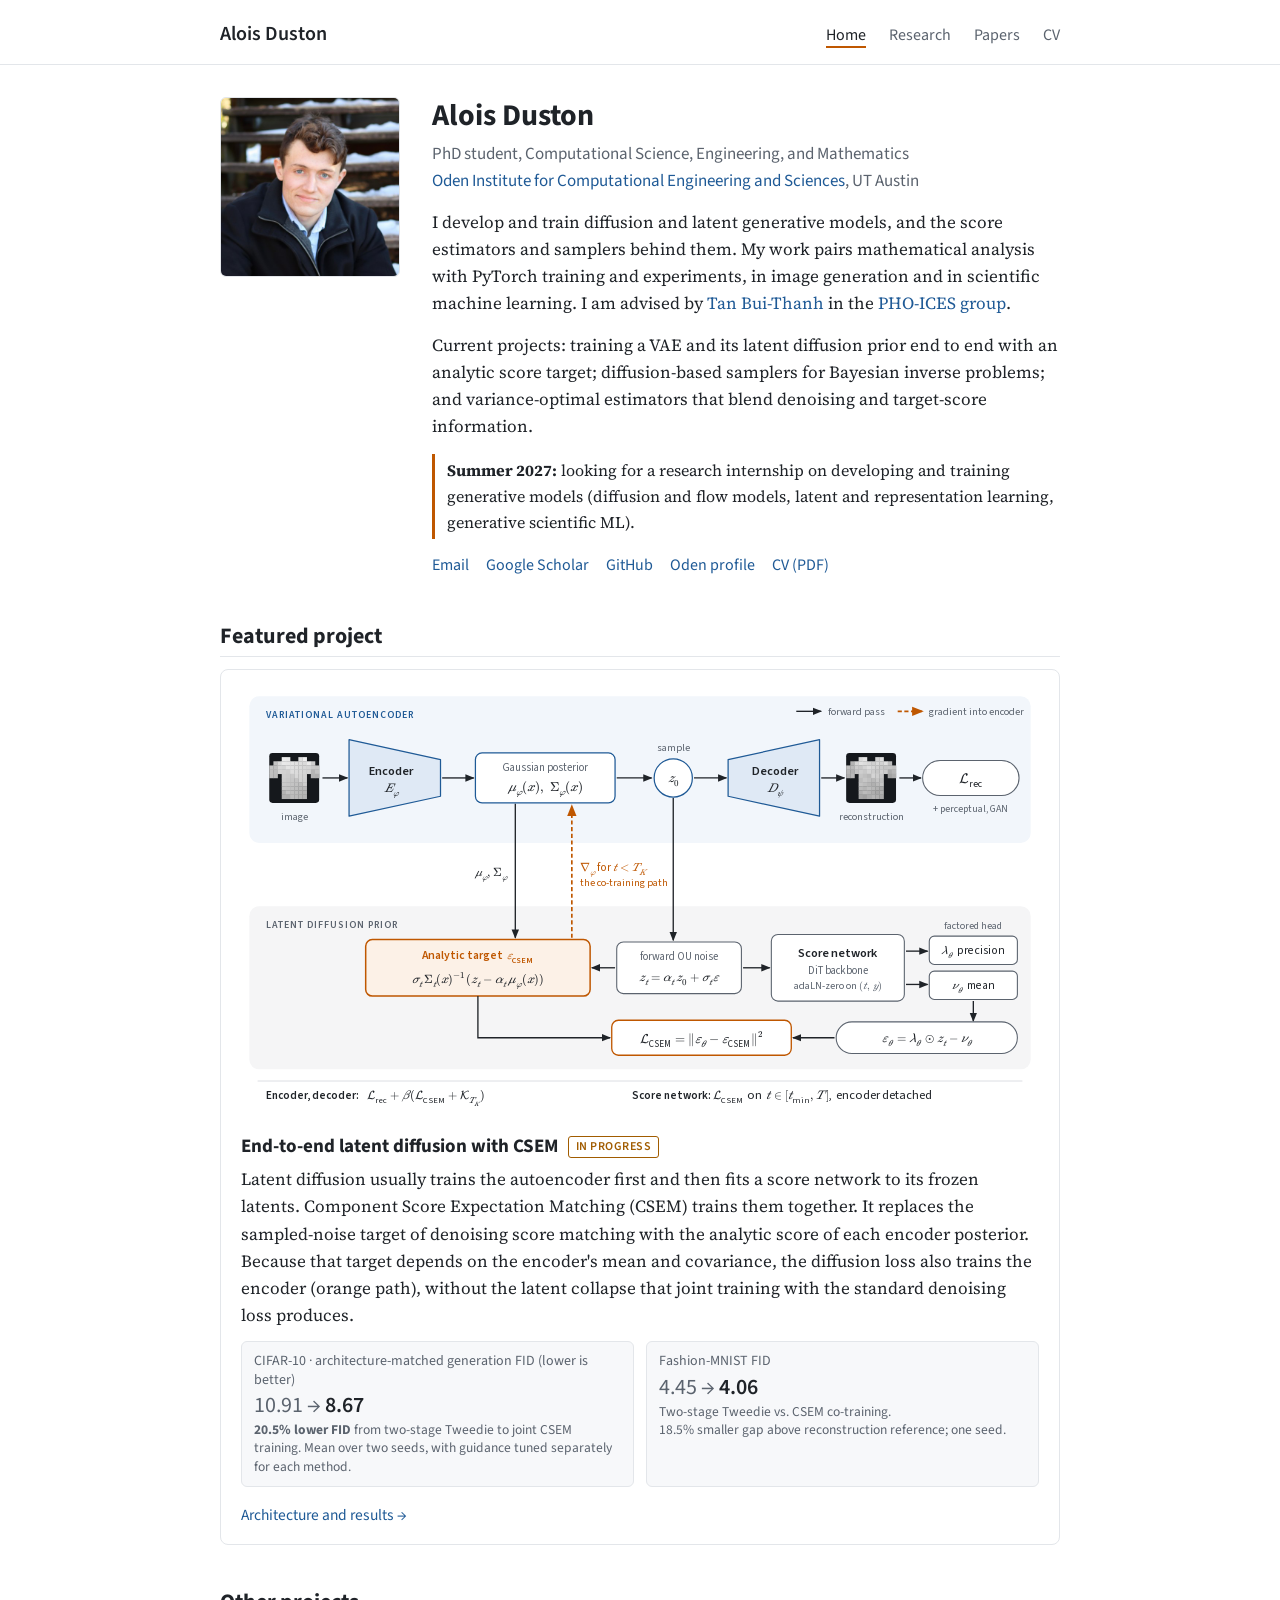
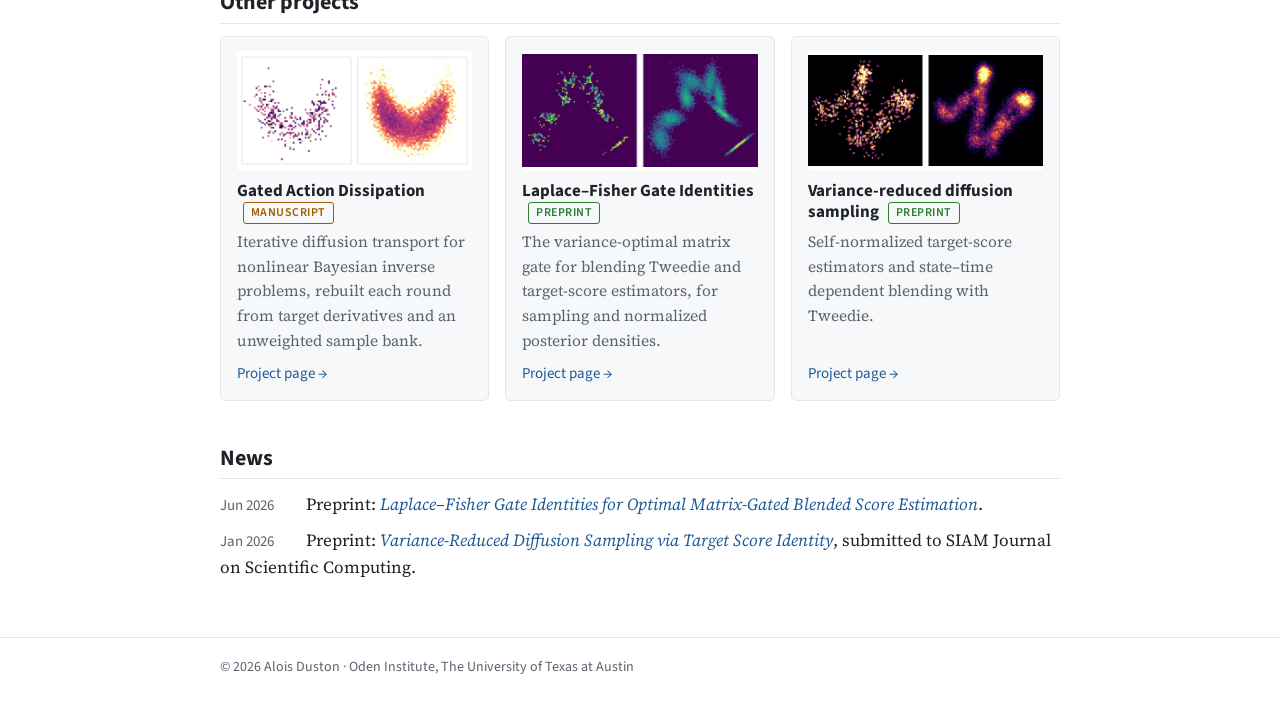
<file: index.html>
<!doctype html>
<html lang="en">
<head>
  <meta charset="utf-8">
  <meta name="viewport" content="width=device-width, initial-scale=1">
  <title>Alois Duston</title>
  <meta name="description" content="Alois Duston — PhD student at the Oden Institute, UT Austin. Develops and trains diffusion and latent generative models, score estimators, and diffusion samplers for Bayesian inverse problems.">
  <meta property="og:type" content="website">
  <meta property="og:title" content="Alois Duston — generative modeling and score-based methods">
  <meta property="og:description" content="PhD student at the Oden Institute, UT Austin: end-to-end latent diffusion (CSEM), variance-optimal score estimation, and diffusion samplers for Bayesian inverse problems.">
  <meta property="og:url" content="https://alduston.github.io/">
  <meta property="og:image" content="https://alduston.github.io/assets/img/og_card.png">
  <meta name="twitter:card" content="summary_large_image">
  <link rel="canonical" href="https://alduston.github.io/">
  <link rel="preconnect" href="https://fonts.googleapis.com">
  <link rel="preconnect" href="https://fonts.gstatic.com" crossorigin>
  <link href="https://fonts.googleapis.com/css2?family=Source+Sans+3:wght@400;600&family=Source+Serif+4:ital,wght@0,400;0,600;1,400&display=swap" rel="stylesheet">
  <link rel="stylesheet" href="assets/style.css">
  <script type="application/ld+json">
  {
    "@context": "https://schema.org",
    "@type": "Person",
    "name": "Alois Duston",
    "url": "https://alduston.github.io/",
    "jobTitle": "PhD student",
    "affiliation": {"@type": "Organization", "name": "Oden Institute for Computational Engineering and Sciences, The University of Texas at Austin"},
    "knowsAbout": ["diffusion models", "latent diffusion", "variational autoencoders", "score-based generative modeling", "Bayesian inverse problems", "scientific machine learning"],
    "sameAs": [
      "https://scholar.google.com/citations?user=nfPSQykAAAAJ",
      "https://github.com/alduston",
      "https://www.linkedin.com/in/alo%C3%AFs-duston-0512a819a/"
    ]
  }
  </script>
</head>
<body>
<header class="site">
  <div class="wrap">
    <a class="name" href="index.html">Alois Duston</a>
    <nav>
      <a href="index.html" class="active">Home</a>
      <a href="research.html">Research</a>
      <a href="papers.html">Papers</a>
      <a href="cv.html">CV</a>
    </nav>
  </div>
</header>

<main class="wrap">
  <section class="intro">
    <img class="portrait" src="assets/img/profile.jpg" alt="Alois Duston">
    <div>
      <h1>Alois Duston</h1>
      <div class="role">
        PhD student, Computational Science, Engineering, and Mathematics<br>
        <a href="https://oden.utexas.edu/">Oden Institute for Computational Engineering and Sciences</a>, UT Austin
      </div>
      <p>
        I develop and train diffusion and latent generative models, and the score estimators and
        samplers behind them. My work pairs mathematical analysis with PyTorch training and
        experiments, in image generation and in scientific machine learning. I am advised by
        <a href="https://oden.utexas.edu/people/directory/Tan-Bui/">Tan Bui-Thanh</a> in the
        <a href="https://phoices.netlify.app/">PHO-ICES group</a>.
      </p>
      <p>
        Current projects: training a VAE and its latent diffusion prior end to end with an analytic
        score target; diffusion-based samplers for Bayesian inverse problems; and
        variance-optimal estimators that blend denoising and target-score information.
      </p>
      <!-- Remove or edit this line once the internship search is settled. -->
      <p class="seeking">
        <b>Summer 2027:</b> looking for a research internship on developing and training generative
        models (diffusion and flow models, latent and representation learning, generative scientific ML).
      </p>
      <div class="links">
        <a href="mailto:alois.duston@utexas.edu">Email</a>
        <a href="https://scholar.google.com/citations?user=nfPSQykAAAAJ&amp;hl=en">Google Scholar</a>
        <a href="https://github.com/alduston">GitHub</a>
        <a href="https://oden.utexas.edu/people/directory/Alois-Duston/">Oden profile</a>
        <a href="assets/Alois_Duston_CV.pdf">CV (PDF)</a>
      </div>
    </div>
  </section>

  <h2>Featured project</h2>
  <section class="feature">
    <a href="research.html#csem"><img src="assets/img/csem_cotraining.svg" alt="CSEM co-training architecture: encoder, Gaussian posterior, decoder, a DiT score network with a factored head, and an analytic score target computed from the encoder's mean and covariance, through which gradients reach the encoder"></a>
    <h3>End-to-end latent diffusion with CSEM <span class="tag wip">In progress</span></h3>
    <p>
      Latent diffusion usually trains the autoencoder first and then fits a score network to its
      frozen latents. Component Score Expectation Matching (CSEM) trains them together. It replaces
      the sampled-noise target of denoising score matching with the analytic score of each encoder
      posterior. Because that target depends on the encoder's mean and covariance, the diffusion loss
      also trains the encoder (orange path), without the latent collapse that joint training with the
      standard denoising loss produces.
    </p>
    <!-- Same two-seed, architecture-matched CIFAR-10 comparison as research.html#csem;
         Fashion-MNIST retains the preliminary seed-42 comparison. -->
    <div class="stats two">
      <div class="stat">
        <div class="label">CIFAR-10 · architecture-matched generation FID (lower is better)</div>
        <div class="value"><span class="from">10.91 →</span> 8.67</div>
        <div class="ctx"><b>20.5% lower FID</b> from two-stage Tweedie to joint CSEM training. Mean over two seeds, with guidance tuned separately for each method.</div>
      </div>
      <div class="stat">
        <div class="label">Fashion-MNIST FID</div>
        <div class="value"><span class="from">4.45 →</span> 4.06</div>
        <div class="ctx">Two-stage Tweedie vs. CSEM co-training.<br>18.5% smaller gap above reconstruction reference; one seed.</div>
      </div>
    </div>
    <a class="more" href="research.html#csem">Architecture and results →</a>
  </section>

  <h2>Other projects</h2>
  <div class="cards three">
    <div class="card">
      <img src="assets/img/gad_mala_vs_annealed_gad.png" alt="Earthquake E2 posterior, depth versus offset: GN-smMALA (left) and annealed GN-GAD (right), at matched evaluation budgets">
      <h3>Gated Action Dissipation <span class="tag wip">Manuscript</span></h3>
      <p>Iterative diffusion transport for nonlinear Bayesian inverse problems, rebuilt each round from target derivatives and an unweighted sample bank.</p>
      <a class="more" href="research.html#gad">Project page →</a>
    </div>
    <div class="card">
      <img src="assets/img/lfgi_thumb.png" alt="Samples from an eight-dimensional mixture: Tweedie score estimator (fragmented) beside LFGI (smooth, matching the target)">
      <h3>Laplace–Fisher Gate Identities <span class="tag preprint">Preprint</span></h3>
      <p>The variance-optimal matrix gate for blending Tweedie and target-score estimators, for sampling and normalized posterior densities.</p>
      <a class="more" href="research.html#lfgi">Project page →</a>
    </div>
    <div class="card">
      <img src="assets/img/tsi_thumb.png" alt="Samples from a nine-dimensional helix mixture: Tweedie score estimator (fragmented) beside the blended estimator (smooth, matching the target)">
      <h3>Variance-reduced diffusion sampling <span class="tag preprint">Preprint</span></h3>
      <p>Self-normalized target-score estimators and state–time dependent blending with Tweedie.</p>
      <a class="more" href="research.html#tsi">Project page →</a>
    </div>
  </div>

  <h2>News</h2>
  <ul class="plain news">
    <li><span class="date">Jun 2026</span> Preprint: <a href="https://arxiv.org/abs/2606.25169"><i>Laplace–Fisher Gate Identities for Optimal Matrix-Gated Blended Score Estimation</i></a>.</li>
    <li><span class="date">Jan 2026</span> Preprint: <a href="https://arxiv.org/abs/2601.01594"><i>Variance-Reduced Diffusion Sampling via Target Score Identity</i></a>, submitted to SIAM Journal on Scientific Computing.</li>
  </ul>
</main>

<footer>
  <div class="wrap">© 2026 Alois Duston · Oden Institute, The University of Texas at Austin</div>
</footer>
</body>
</html>
</file>
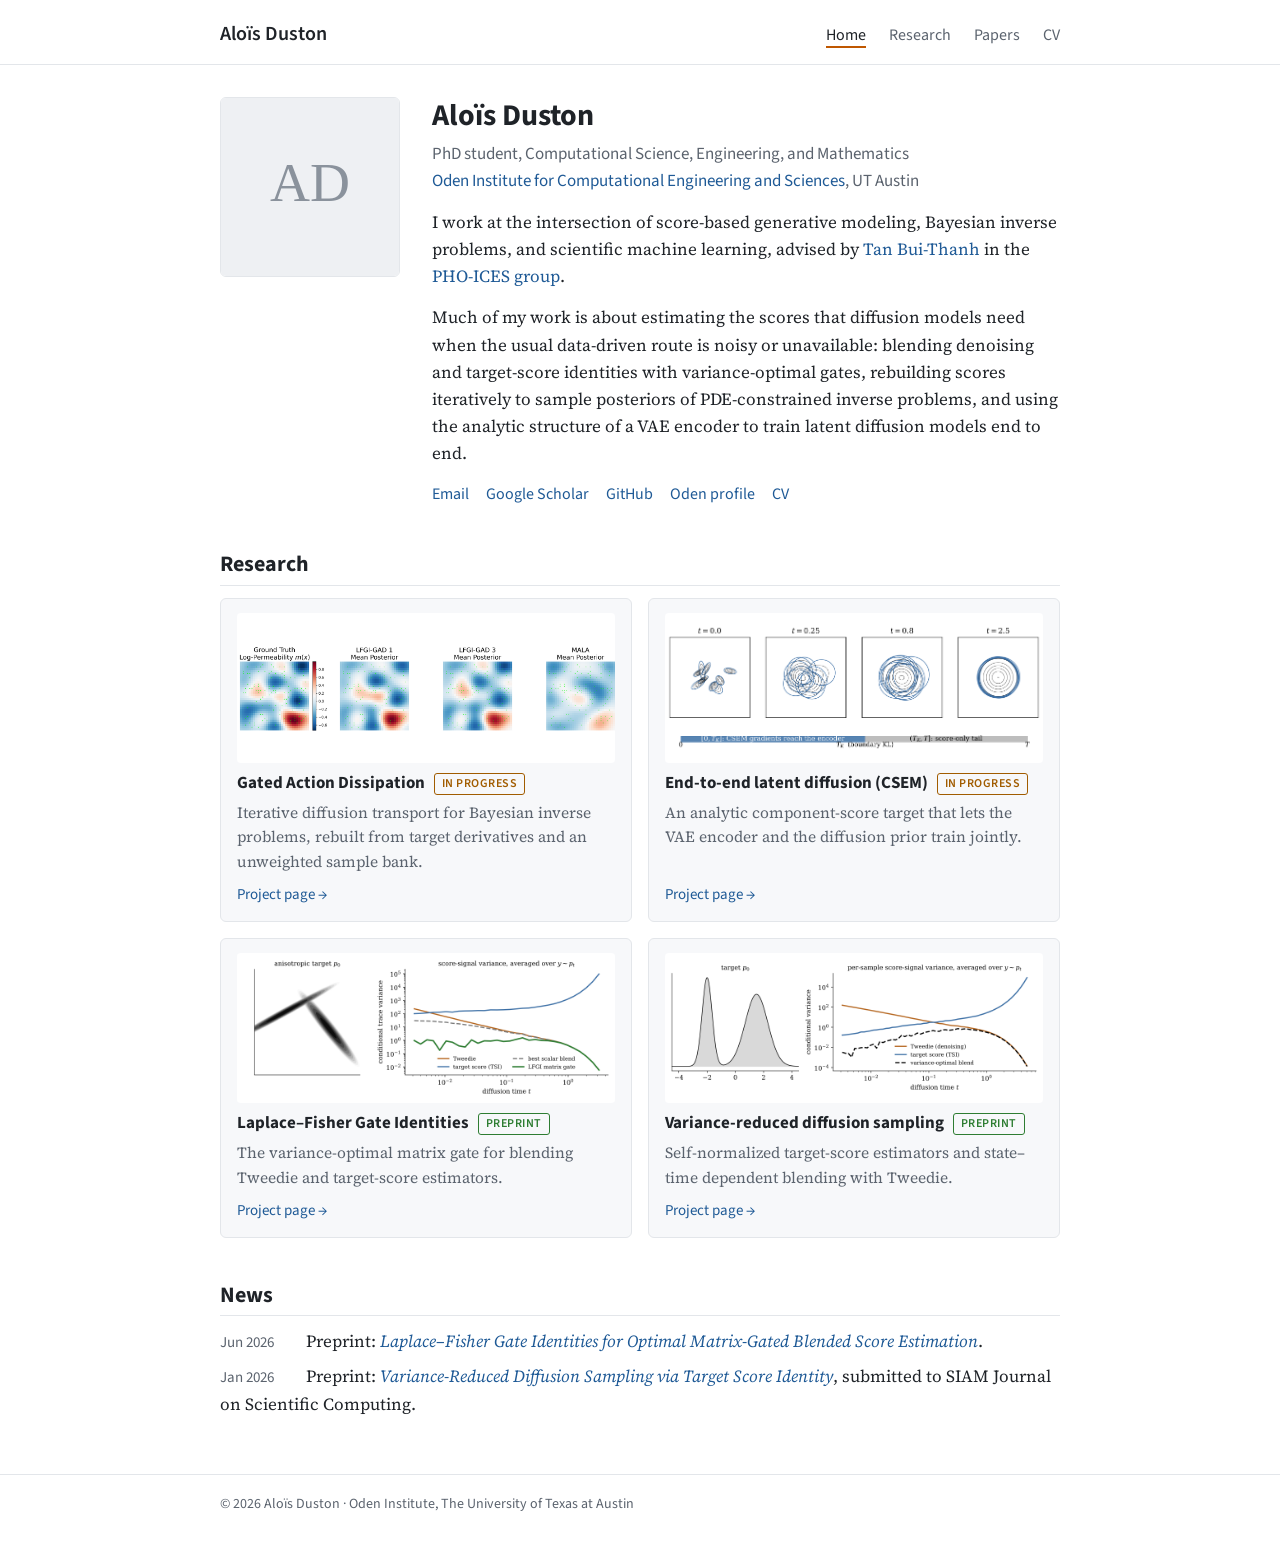
<file: alduston.github.io/index.html>
<!doctype html>
<html lang="en">
<head>
  <meta charset="utf-8">
  <meta name="viewport" content="width=device-width, initial-scale=1">
  <title>Aloïs Duston</title>
  <meta name="description" content="Aloïs Duston — PhD student at the Oden Institute, UT Austin. Score-based generative modeling, Bayesian inverse problems, and scientific machine learning.">
  <link rel="preconnect" href="https://fonts.googleapis.com">
  <link rel="preconnect" href="https://fonts.gstatic.com" crossorigin>
  <link href="https://fonts.googleapis.com/css2?family=Source+Sans+3:wght@400;600&family=Source+Serif+4:ital,wght@0,400;0,600;1,400&display=swap" rel="stylesheet">
  <link rel="stylesheet" href="assets/style.css">
</head>
<body>
<header class="site">
  <div class="wrap">
    <a class="name" href="index.html">Aloïs Duston</a>
    <nav>
      <a href="index.html" class="active">Home</a>
      <a href="research.html">Research</a>
      <a href="papers.html">Papers</a>
      <a href="cv.html">CV</a>
    </nav>
  </div>
</header>

<main class="wrap">
  <section class="intro">
    <!-- Replace with a real photo: save it as assets/img/profile.jpg and change src below. -->
    <img class="portrait" src="assets/img/profile.svg" alt="Aloïs Duston">
    <div>
      <h1>Aloïs Duston</h1>
      <div class="role">
        PhD student, Computational Science, Engineering, and Mathematics<br>
        <a href="https://oden.utexas.edu/">Oden Institute for Computational Engineering and Sciences</a>, UT Austin
      </div>
      <p>
        I work at the intersection of score-based generative modeling, Bayesian inverse problems,
        and scientific machine learning, advised by
        <a href="https://oden.utexas.edu/people/directory/Tan-Bui/">Tan Bui-Thanh</a> in the
        <a href="https://phoices.netlify.app/">PHO-ICES group</a>.
      </p>
      <p>
        Much of my work is about estimating the scores that diffusion models need when the usual
        data-driven route is noisy or unavailable: blending denoising and target-score identities
        with variance-optimal gates, rebuilding scores iteratively to sample posteriors of
        PDE-constrained inverse problems, and using the analytic structure of a VAE encoder to
        train latent diffusion models end to end.
      </p>
      <div class="links">
        <a href="mailto:alois.duston@utexas.edu">Email</a>
        <a href="https://scholar.google.com/citations?user=nfPSQykAAAAJ&amp;hl=en">Google Scholar</a>
        <a href="https://github.com/alduston">GitHub</a>
        <a href="https://oden.utexas.edu/people/directory/Alois-Duston/">Oden profile</a>
        <a href="cv.html">CV</a>
      </div>
    </div>
  </section>

  <h2>Research</h2>
  <div class="cards">
    <div class="card">
      <img src="assets/img/gad_thumb.png" alt="Darcy-flow posterior means: ground truth, GAD rounds 1 and 3, MALA">
      <h3>Gated Action Dissipation <span class="tag wip">In progress</span></h3>
      <p>Iterative diffusion transport for Bayesian inverse problems, rebuilt from target derivatives and an unweighted sample bank.</p>
      <a class="more" href="research.html#gad">Project page →</a>
    </div>
    <div class="card">
      <img src="assets/img/csem_field.png" alt="Gaussian-field latent diffusing under the OU process">
      <h3>End-to-end latent diffusion (CSEM) <span class="tag wip">In progress</span></h3>
      <p>An analytic component-score target that lets the VAE encoder and the diffusion prior train jointly.</p>
      <a class="more" href="research.html#csem">Project page →</a>
    </div>
    <div class="card">
      <img src="assets/img/lfgi_gate.png" alt="Score-signal variance for scalar and matrix gates">
      <h3>Laplace–Fisher Gate Identities <span class="tag preprint">Preprint</span></h3>
      <p>The variance-optimal matrix gate for blending Tweedie and target-score estimators.</p>
      <a class="more" href="research.html#lfgi">Project page →</a>
    </div>
    <div class="card">
      <img src="assets/img/tsi_blend.png" alt="Tweedie and target-score variance across diffusion time">
      <h3>Variance-reduced diffusion sampling <span class="tag preprint">Preprint</span></h3>
      <p>Self-normalized target-score estimators and state–time dependent blending with Tweedie.</p>
      <a class="more" href="research.html#tsi">Project page →</a>
    </div>
  </div>

  <h2>News</h2>
  <ul class="plain news">
    <li><span class="date">Jun 2026</span> Preprint: <a href="https://arxiv.org/abs/2606.25169"><i>Laplace–Fisher Gate Identities for Optimal Matrix-Gated Blended Score Estimation</i></a>.</li>
    <li><span class="date">Jan 2026</span> Preprint: <a href="https://arxiv.org/abs/2601.01594"><i>Variance-Reduced Diffusion Sampling via Target Score Identity</i></a>, submitted to SIAM Journal on Scientific Computing.</li>
  </ul>
</main>

<footer>
  <div class="wrap">© 2026 Aloïs Duston · Oden Institute, The University of Texas at Austin</div>
</footer>
</body>
</html>
</file>
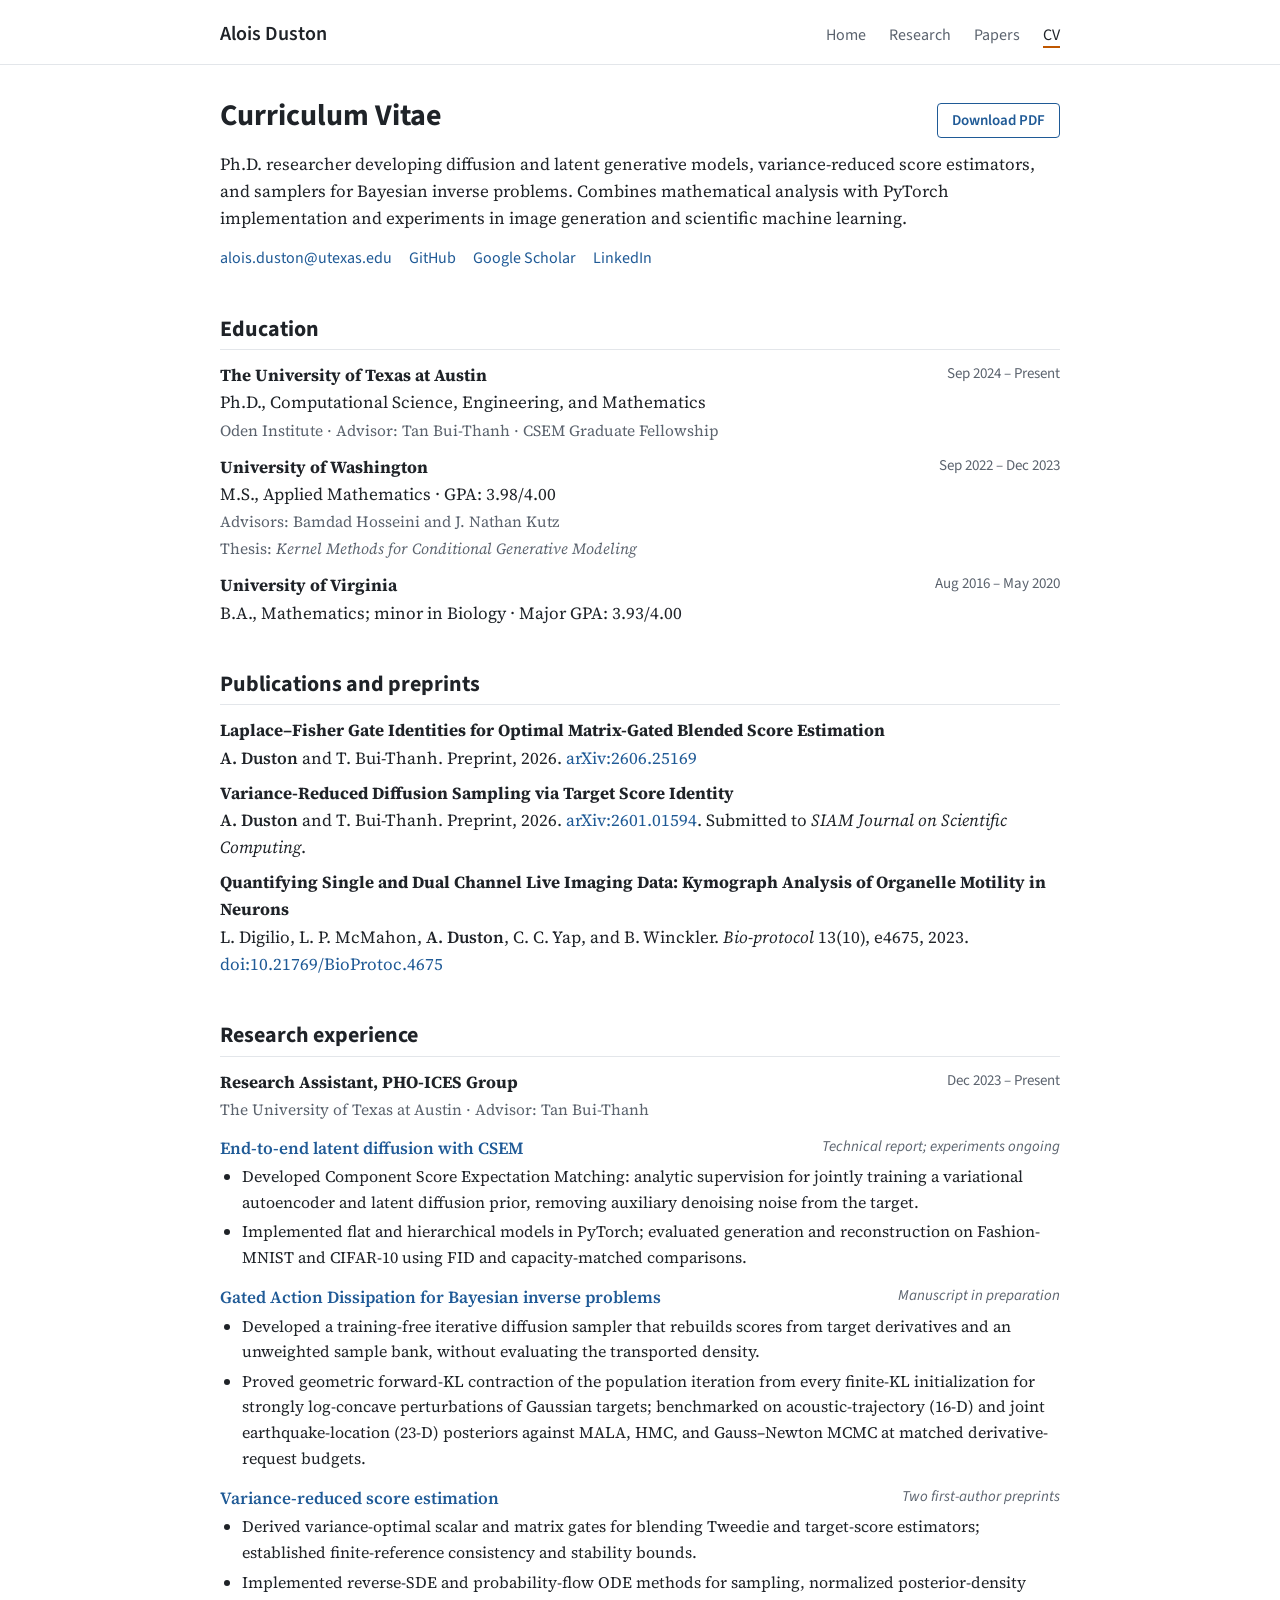
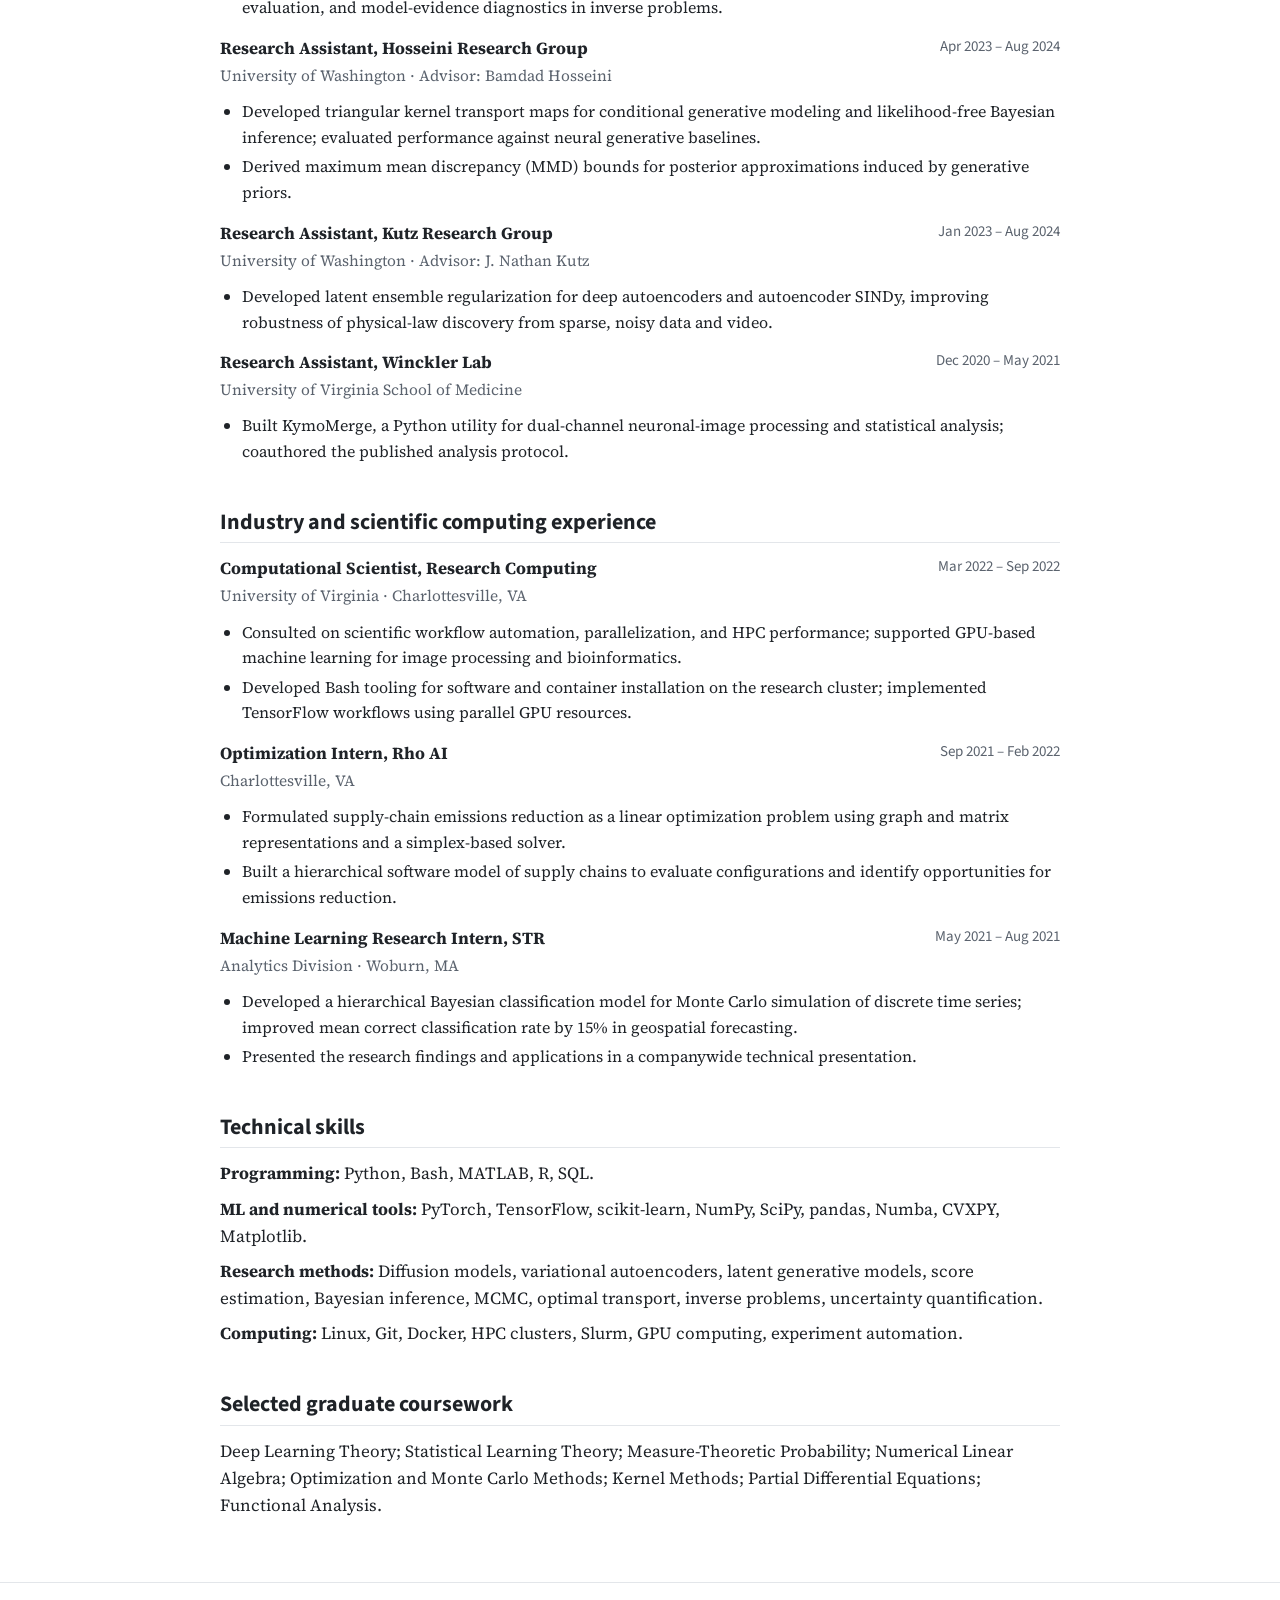
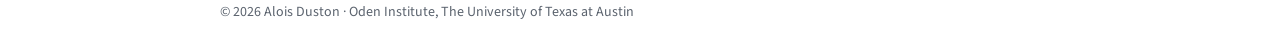
<file: cv.html>
<!doctype html>
<html lang="en">
<head>
  <meta charset="utf-8">
  <meta name="viewport" content="width=device-width, initial-scale=1">
  <title>CV · Alois Duston</title>
  <meta name="description" content="Curriculum vitae of Alois Duston: diffusion and latent generative models, score estimation, and Bayesian inverse problems.">
  <meta property="og:type" content="website">
  <meta property="og:title" content="CV · Alois Duston">
  <meta property="og:description" content="Curriculum vitae of Alois Duston: diffusion and latent generative models, score estimation, and Bayesian inverse problems.">
  <meta property="og:url" content="https://alduston.github.io/cv.html">
  <meta property="og:image" content="https://alduston.github.io/assets/img/og_card.png">
  <meta name="twitter:card" content="summary_large_image">
  <link rel="preconnect" href="https://fonts.googleapis.com">
  <link rel="preconnect" href="https://fonts.gstatic.com" crossorigin>
  <link href="https://fonts.googleapis.com/css2?family=Source+Sans+3:wght@400;600&family=Source+Serif+4:ital,wght@0,400;0,600;1,400&display=swap" rel="stylesheet">
  <link rel="stylesheet" href="assets/style.css">
</head>
<body>
<header class="site">
  <div class="wrap">
    <a class="name" href="index.html">Alois Duston</a>
    <nav>
      <a href="index.html">Home</a>
      <a href="research.html">Research</a>
      <a href="papers.html">Papers</a>
      <a href="cv.html" class="active">CV</a>
    </nav>
  </div>
</header>

<main class="wrap">
  <div class="cv-head">
    <h1>Curriculum Vitae</h1>
    <a class="cv-download" href="assets/Alois_Duston_CV.pdf">Download PDF</a>
  </div>
  <p class="cv-summary">
    Ph.D. researcher developing diffusion and latent generative models, variance-reduced score
    estimators, and samplers for Bayesian inverse problems. Combines mathematical analysis with
    PyTorch implementation and experiments in image generation and scientific machine learning.
  </p>
  <div class="links">
    <a href="mailto:alois.duston@utexas.edu">alois.duston@utexas.edu</a>
    <a href="https://github.com/alduston">GitHub</a>
    <a href="https://scholar.google.com/citations?user=nfPSQykAAAAJ&amp;hl=en">Google Scholar</a>
    <a href="https://www.linkedin.com/in/alo%C3%AFs-duston-0512a819a/">LinkedIn</a>
  </div>

  <!-- ===================================================== -->
  <h2>Education</h2>

  <div class="cv-item">
    <div><b>The University of Texas at Austin</b><br>
      Ph.D., Computational Science, Engineering, and Mathematics<br>
      <span class="cv-sub">Oden Institute · Advisor: Tan Bui-Thanh · CSEM Graduate Fellowship</span></div>
    <div class="when">Sep 2024 – Present</div>
  </div>

  <div class="cv-item">
    <div><b>University of Washington</b><br>
      M.S., Applied Mathematics · GPA: 3.98/4.00<br>
      <span class="cv-sub">Advisors: Bamdad Hosseini and J. Nathan Kutz<br>
      Thesis: <i>Kernel Methods for Conditional Generative Modeling</i></span></div>
    <div class="when">Sep 2022 – Dec 2023</div>
  </div>

  <div class="cv-item">
    <div><b>University of Virginia</b><br>
      B.A., Mathematics; minor in Biology · Major GPA: 3.93/4.00</div>
    <div class="when">Aug 2016 – May 2020</div>
  </div>

  <!-- ===================================================== -->
  <h2>Publications and preprints</h2>
  <ul class="plain cv-pubs">
    <li><b>Laplace–Fisher Gate Identities for Optimal Matrix-Gated Blended Score Estimation</b><br>
      <u>A. Duston</u> and T. Bui-Thanh. Preprint, 2026.
      <a href="https://arxiv.org/abs/2606.25169">arXiv:2606.25169</a></li>
    <li><b>Variance-Reduced Diffusion Sampling via Target Score Identity</b><br>
      <u>A. Duston</u> and T. Bui-Thanh. Preprint, 2026.
      <a href="https://arxiv.org/abs/2601.01594">arXiv:2601.01594</a>.
      Submitted to <i>SIAM Journal on Scientific Computing</i>.</li>
    <li><b>Quantifying Single and Dual Channel Live Imaging Data: Kymograph Analysis of Organelle Motility in Neurons</b><br>
      L. Digilio, L. P. McMahon, <u>A. Duston</u>, C. C. Yap, and B. Winckler.
      <i>Bio-protocol</i> 13(10), e4675, 2023.
      <a href="https://doi.org/10.21769/BioProtoc.4675">doi:10.21769/BioProtoc.4675</a></li>
  </ul>

  <!-- ===================================================== -->
  <h2>Research experience</h2>

  <div class="cv-item">
    <div><b>Research Assistant, PHO-ICES Group</b><br>
      <span class="cv-sub">The University of Texas at Austin · Advisor: Tan Bui-Thanh</span></div>
    <div class="when">Dec 2023 – Present</div>
  </div>

  <div class="cv-item cv-project">
    <div><a href="research.html#csem">End-to-end latent diffusion with CSEM</a></div>
    <div class="when"><i>Technical report; experiments ongoing</i></div>
  </div>
  <ul class="cv-list">
    <li>Developed Component Score Expectation Matching: analytic supervision for jointly training a variational autoencoder and latent diffusion prior, removing auxiliary denoising noise from the target.</li>
    <li>Implemented flat and hierarchical models in PyTorch; evaluated generation and reconstruction on Fashion-MNIST and CIFAR-10 using FID and capacity-matched comparisons.</li>
  </ul>

  <div class="cv-item cv-project">
    <div><a href="research.html#gad">Gated Action Dissipation for Bayesian inverse problems</a></div>
    <div class="when"><i>Manuscript in preparation</i></div>
  </div>
  <ul class="cv-list">
    <li>Developed a training-free iterative diffusion sampler that rebuilds scores from target derivatives and an unweighted sample bank, without evaluating the transported density.</li>
    <li>Proved geometric forward-KL contraction of the population iteration from every finite-KL initialization for strongly log-concave perturbations of Gaussian targets; benchmarked on acoustic-trajectory (16-D) and joint earthquake-location (23-D) posteriors against MALA, HMC, and Gauss–Newton MCMC at matched derivative-request budgets.</li>
  </ul>

  <div class="cv-item cv-project">
    <div><a href="research.html#tsi">Variance-reduced score estimation</a></div>
    <div class="when"><i>Two first-author preprints</i></div>
  </div>
  <ul class="cv-list">
    <li>Derived variance-optimal scalar and matrix gates for blending Tweedie and target-score estimators; established finite-reference consistency and stability bounds.</li>
    <li>Implemented reverse-SDE and probability-flow ODE methods for sampling, normalized posterior-density evaluation, and model-evidence diagnostics in inverse problems.</li>
  </ul>

  <div class="cv-item">
    <div><b>Research Assistant, Hosseini Research Group</b><br>
      <span class="cv-sub">University of Washington · Advisor: Bamdad Hosseini</span></div>
    <div class="when">Apr 2023 – Aug 2024</div>
  </div>
  <ul class="cv-list">
    <li>Developed triangular kernel transport maps for conditional generative modeling and likelihood-free Bayesian inference; evaluated performance against neural generative baselines.</li>
    <li>Derived maximum mean discrepancy (MMD) bounds for posterior approximations induced by generative priors.</li>
  </ul>

  <div class="cv-item">
    <div><b>Research Assistant, Kutz Research Group</b><br>
      <span class="cv-sub">University of Washington · Advisor: J. Nathan Kutz</span></div>
    <div class="when">Jan 2023 – Aug 2024</div>
  </div>
  <ul class="cv-list">
    <li>Developed latent ensemble regularization for deep autoencoders and autoencoder SINDy, improving robustness of physical-law discovery from sparse, noisy data and video.</li>
  </ul>

  <div class="cv-item">
    <div><b>Research Assistant, Winckler Lab</b><br>
      <span class="cv-sub">University of Virginia School of Medicine</span></div>
    <div class="when">Dec 2020 – May 2021</div>
  </div>
  <ul class="cv-list">
    <li>Built KymoMerge, a Python utility for dual-channel neuronal-image processing and statistical analysis; coauthored the published analysis protocol.</li>
  </ul>

  <!-- ===================================================== -->
  <h2>Industry and scientific computing experience</h2>

  <div class="cv-item">
    <div><b>Computational Scientist, Research Computing</b><br>
      <span class="cv-sub">University of Virginia · Charlottesville, VA</span></div>
    <div class="when">Mar 2022 – Sep 2022</div>
  </div>
  <ul class="cv-list">
    <li>Consulted on scientific workflow automation, parallelization, and HPC performance; supported GPU-based machine learning for image processing and bioinformatics.</li>
    <li>Developed Bash tooling for software and container installation on the research cluster; implemented TensorFlow workflows using parallel GPU resources.</li>
  </ul>

  <div class="cv-item">
    <div><b>Optimization Intern, Rho AI</b><br>
      <span class="cv-sub">Charlottesville, VA</span></div>
    <div class="when">Sep 2021 – Feb 2022</div>
  </div>
  <ul class="cv-list">
    <li>Formulated supply-chain emissions reduction as a linear optimization problem using graph and matrix representations and a simplex-based solver.</li>
    <li>Built a hierarchical software model of supply chains to evaluate configurations and identify opportunities for emissions reduction.</li>
  </ul>

  <div class="cv-item">
    <div><b>Machine Learning Research Intern, STR</b><br>
      <span class="cv-sub">Analytics Division · Woburn, MA</span></div>
    <div class="when">May 2021 – Aug 2021</div>
  </div>
  <ul class="cv-list">
    <li>Developed a hierarchical Bayesian classification model for Monte Carlo simulation of discrete time series; improved mean correct classification rate by 15% in geospatial forecasting.</li>
    <li>Presented the research findings and applications in a companywide technical presentation.</li>
  </ul>

  <!-- ===================================================== -->
  <h2>Technical skills</h2>
  <ul class="plain cv-skills">
    <li><b>Programming:</b> Python, Bash, MATLAB, R, SQL.</li>
    <li><b>ML and numerical tools:</b> PyTorch, TensorFlow, scikit-learn, NumPy, SciPy, pandas, Numba, CVXPY, Matplotlib.</li>
    <li><b>Research methods:</b> Diffusion models, variational autoencoders, latent generative models, score estimation, Bayesian inference, MCMC, optimal transport, inverse problems, uncertainty quantification.</li>
    <li><b>Computing:</b> Linux, Git, Docker, HPC clusters, Slurm, GPU computing, experiment automation.</li>
  </ul>

  <h2>Selected graduate coursework</h2>
  <p>Deep Learning Theory; Statistical Learning Theory; Measure-Theoretic Probability; Numerical
    Linear Algebra; Optimization and Monte Carlo Methods; Kernel Methods; Partial Differential
    Equations; Functional Analysis.</p>
</main>

<footer>
  <div class="wrap">© 2026 Alois Duston · Oden Institute, The University of Texas at Austin</div>
</footer>
</body>
</html>
</file>
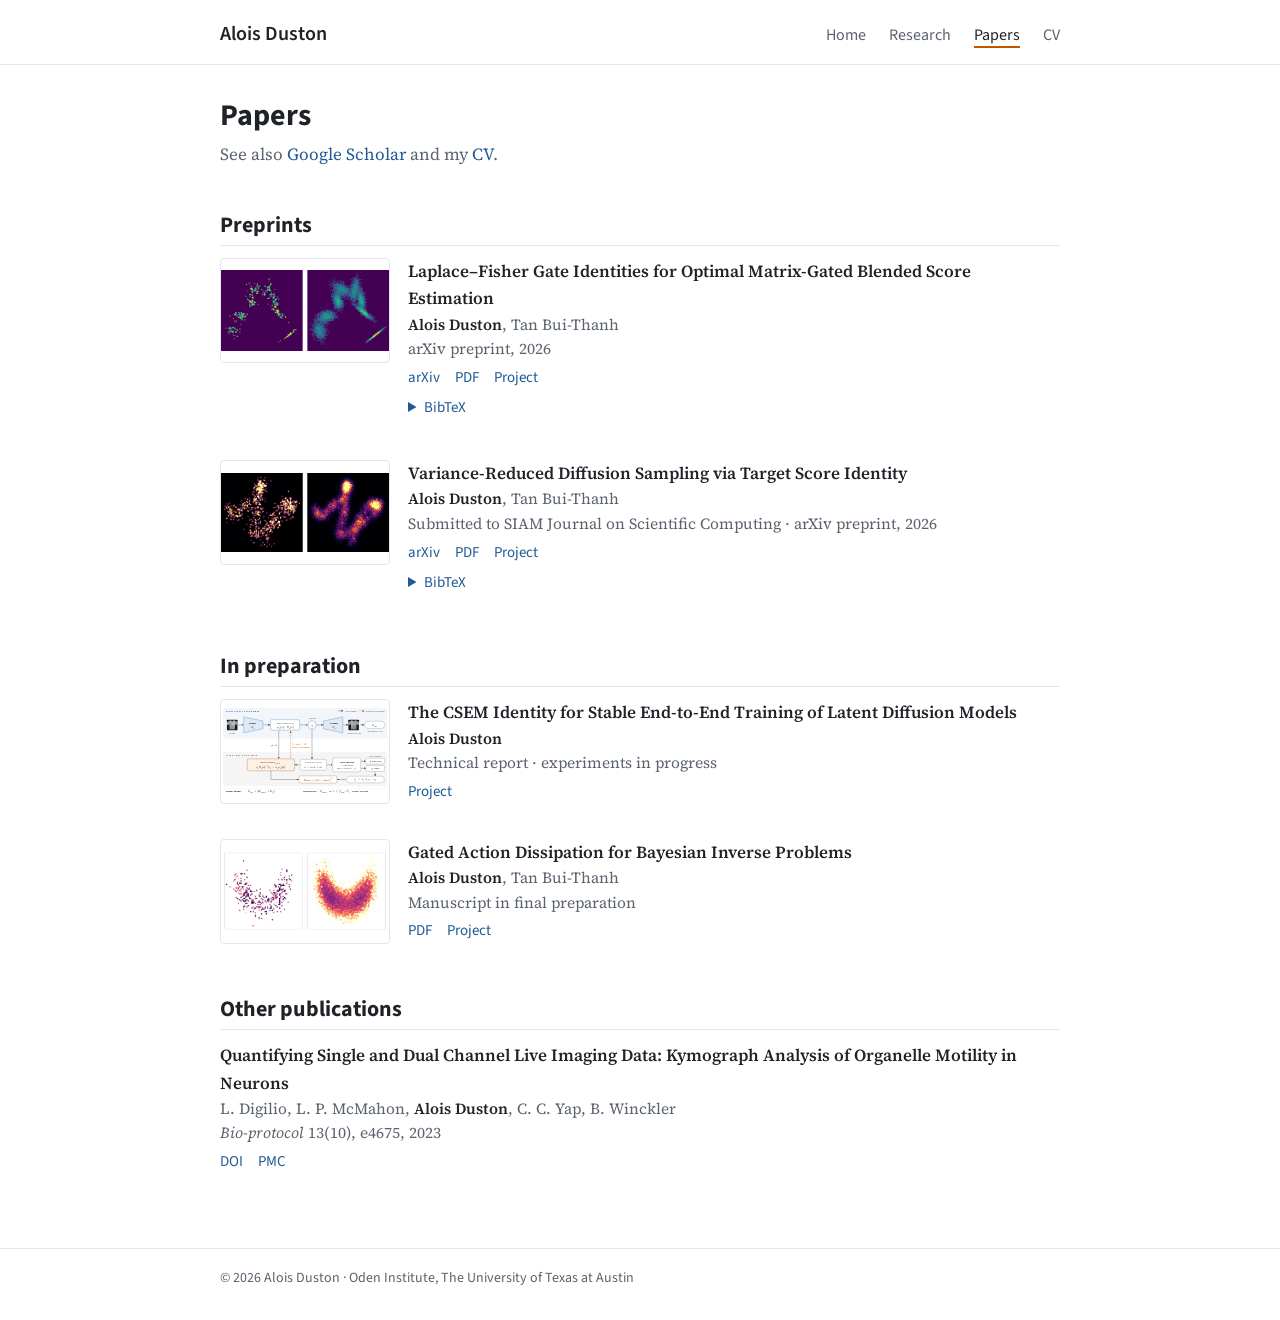
<file: papers.html>
<!doctype html>
<html lang="en">
<head>
  <meta charset="utf-8">
  <meta name="viewport" content="width=device-width, initial-scale=1">
  <title>Papers · Alois Duston</title>
  <meta name="description" content="Preprints and manuscripts in preparation by Alois Duston.">
  <meta property="og:type" content="website">
  <meta property="og:title" content="Papers · Alois Duston">
  <meta property="og:description" content="Preprints and manuscripts on score estimation, diffusion sampling for Bayesian inverse problems, and end-to-end latent diffusion.">
  <meta property="og:url" content="https://alduston.github.io/papers.html">
  <meta property="og:image" content="https://alduston.github.io/assets/img/og_card.png">
  <meta name="twitter:card" content="summary_large_image">
  <link rel="preconnect" href="https://fonts.googleapis.com">
  <link rel="preconnect" href="https://fonts.gstatic.com" crossorigin>
  <link href="https://fonts.googleapis.com/css2?family=Source+Sans+3:wght@400;600&family=Source+Serif+4:ital,wght@0,400;0,600;1,400&display=swap" rel="stylesheet">
  <link rel="stylesheet" href="assets/style.css">
</head>
<body>
<header class="site">
  <div class="wrap">
    <a class="name" href="index.html">Alois Duston</a>
    <nav>
      <a href="index.html">Home</a>
      <a href="research.html">Research</a>
      <a href="papers.html" class="active">Papers</a>
      <a href="cv.html">CV</a>
    </nav>
  </div>
</header>

<main class="wrap">
  <h1>Papers</h1>
  <p class="theme-intro">See also <a href="https://scholar.google.com/citations?user=nfPSQykAAAAJ&amp;hl=en">Google Scholar</a> and my <a href="cv.html">CV</a>.</p>

  <h2>Preprints</h2>

  <div class="pub">
    <a href="research.html#lfgi"><img src="assets/img/lfgi_thumb.png" alt=""></a>
    <div>
      <div class="title">Laplace–Fisher Gate Identities for Optimal Matrix-Gated Blended Score Estimation</div>
      <div class="authors"><b>Alois Duston</b>, Tan Bui-Thanh</div>
      <div class="venue">arXiv preprint, 2026</div>
      <div class="plinks">
        <a href="https://arxiv.org/abs/2606.25169">arXiv</a>
        <a href="https://arxiv.org/pdf/2606.25169">PDF</a>
        <a href="research.html#lfgi">Project</a>
      </div>
      <details>
        <summary>BibTeX</summary>
<pre>@misc{duston2026lfgi,
  title         = {Laplace--Fisher Gate Identities for Optimal
                   Matrix-Gated Blended Score Estimation},
  author        = {Duston, Alois and Bui-Thanh, Tan},
  year          = {2026},
  eprint        = {2606.25169},
  archivePrefix = {arXiv}
}</pre>
      </details>
    </div>
  </div>

  <div class="pub">
    <a href="research.html#tsi"><img src="assets/img/tsi_thumb.png" alt=""></a>
    <div>
      <div class="title">Variance-Reduced Diffusion Sampling via Target Score Identity</div>
      <div class="authors"><b>Alois Duston</b>, Tan Bui-Thanh</div>
      <div class="venue">Submitted to SIAM Journal on Scientific Computing · arXiv preprint, 2026</div>
      <div class="plinks">
        <a href="https://arxiv.org/abs/2601.01594">arXiv</a>
        <a href="https://arxiv.org/pdf/2601.01594">PDF</a>
        <a href="research.html#tsi">Project</a>
      </div>
      <details>
        <summary>BibTeX</summary>
<pre>@misc{duston2026tsi,
  title         = {Variance-Reduced Diffusion Sampling via
                   Target Score Identity},
  author        = {Duston, Alois and Bui-Thanh, Tan},
  year          = {2026},
  eprint        = {2601.01594},
  archivePrefix = {arXiv},
  primaryClass  = {stat.ML}
}</pre>
      </details>
    </div>
  </div>

  <h2>In preparation</h2>

  <div class="pub">
    <a href="research.html#csem"><img src="assets/img/csem_cotraining.svg" alt=""></a>
    <div>
      <div class="title">The CSEM Identity for Stable End-to-End Training of Latent Diffusion Models</div>
      <!-- TODO: confirm author list -->
      <div class="authors"><b>Alois Duston</b></div>
      <div class="venue">Technical report · experiments in progress</div>
      <div class="plinks"><a href="research.html#csem">Project</a></div>
    </div>
  </div>

  <div class="pub">
    <a href="research.html#gad"><img src="assets/img/gad_mala_vs_annealed_gad.png" alt="Earthquake E2 posterior: fragmented GN-smMALA histogram (left) and annealed GN-GAD histogram (right)"></a>
    <div>
      <div class="title">Gated Action Dissipation for Bayesian Inverse Problems</div>
      <div class="authors"><b>Alois Duston</b>, Tan Bui-Thanh</div>
      <div class="venue">Manuscript in final preparation</div>
      <div class="plinks">
        <a href="assets/GAD_Manuscript.pdf">PDF</a>
        <a href="research.html#gad">Project</a>
      </div>
    </div>
  </div>

  <h2>Other publications</h2>

  <div class="pub pub-text">
    <div>
      <div class="title">Quantifying Single and Dual Channel Live Imaging Data: Kymograph Analysis of Organelle Motility in Neurons</div>
      <div class="authors">L. Digilio, L. P. McMahon, <b>Alois Duston</b>, C. C. Yap, B. Winckler</div>
      <div class="venue"><i>Bio-protocol</i> 13(10), e4675, 2023</div>
      <div class="plinks">
        <a href="https://doi.org/10.21769/BioProtoc.4675">DOI</a>
        <a href="https://pmc.ncbi.nlm.nih.gov/articles/PMC10213073/">PMC</a>
      </div>
    </div>
  </div>
</main>

<footer>
  <div class="wrap">© 2026 Alois Duston · Oden Institute, The University of Texas at Austin</div>
</footer>
</body>
</html>
</file>
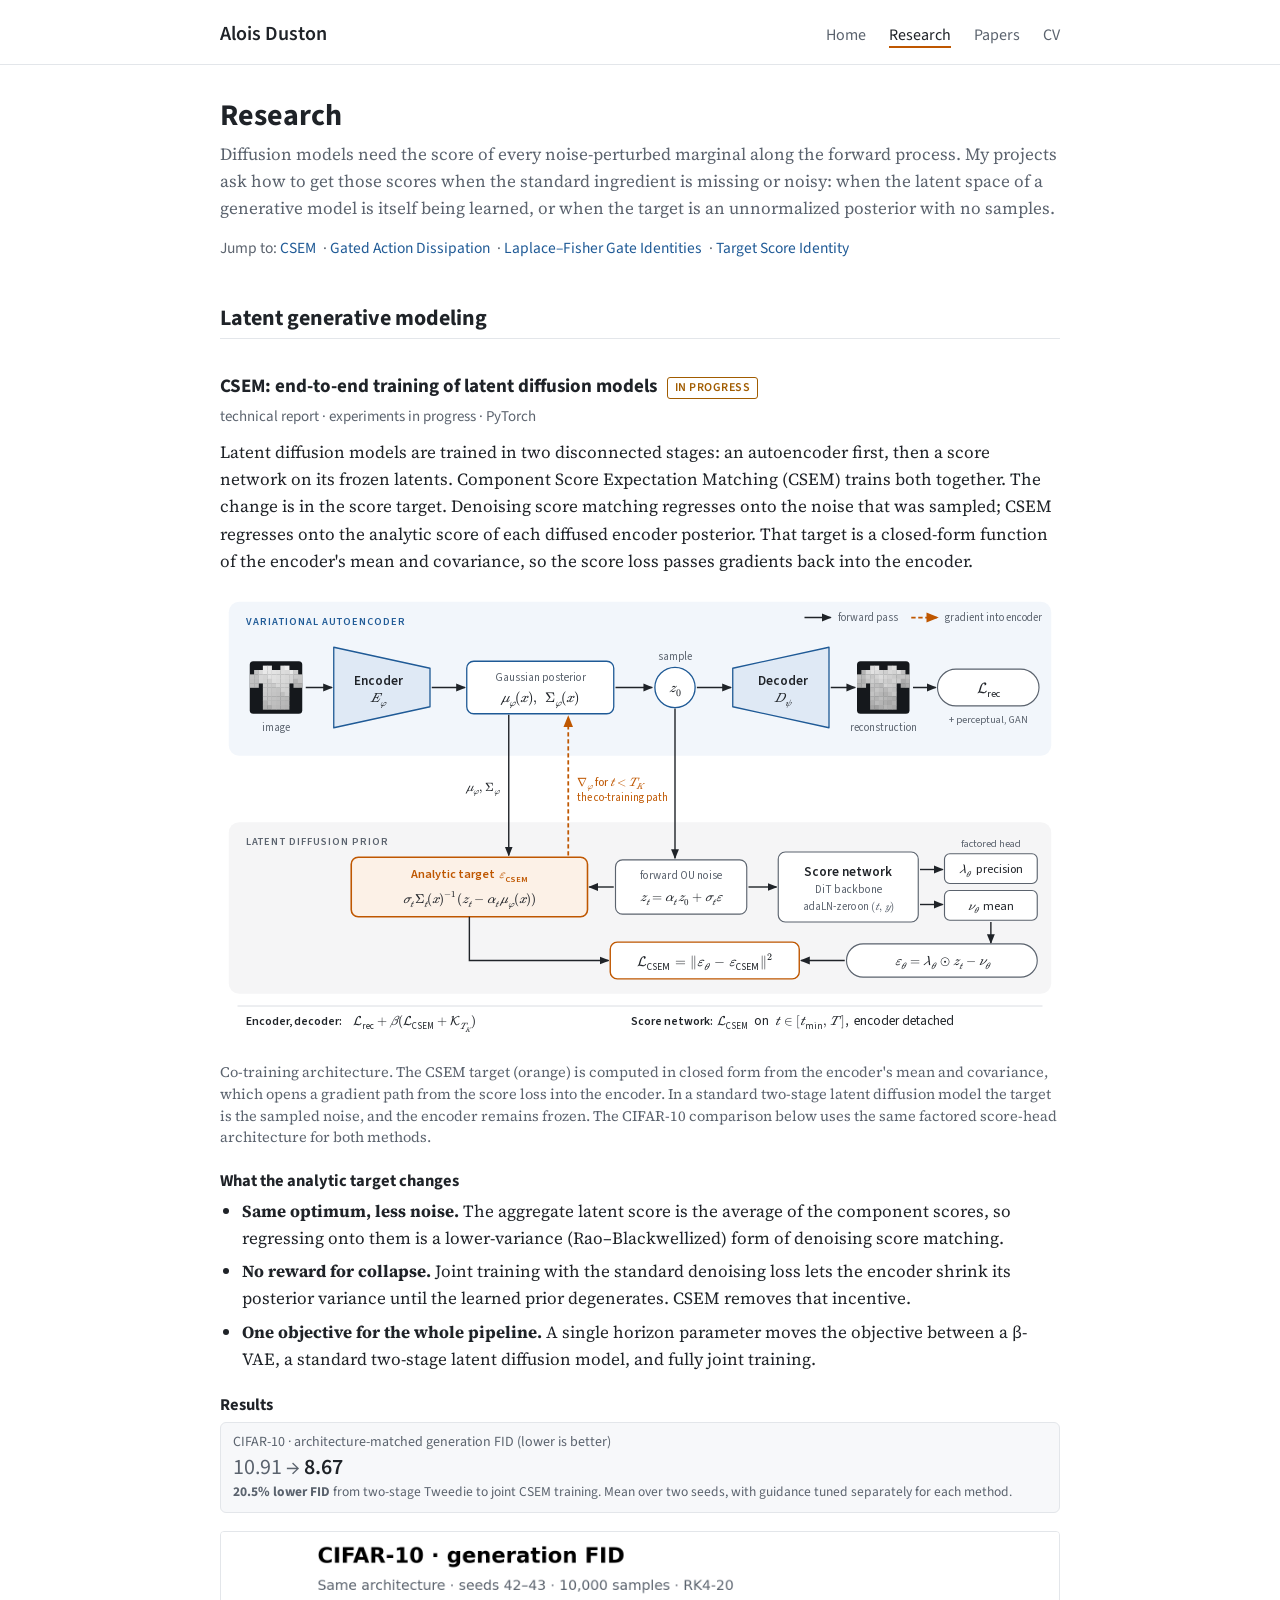
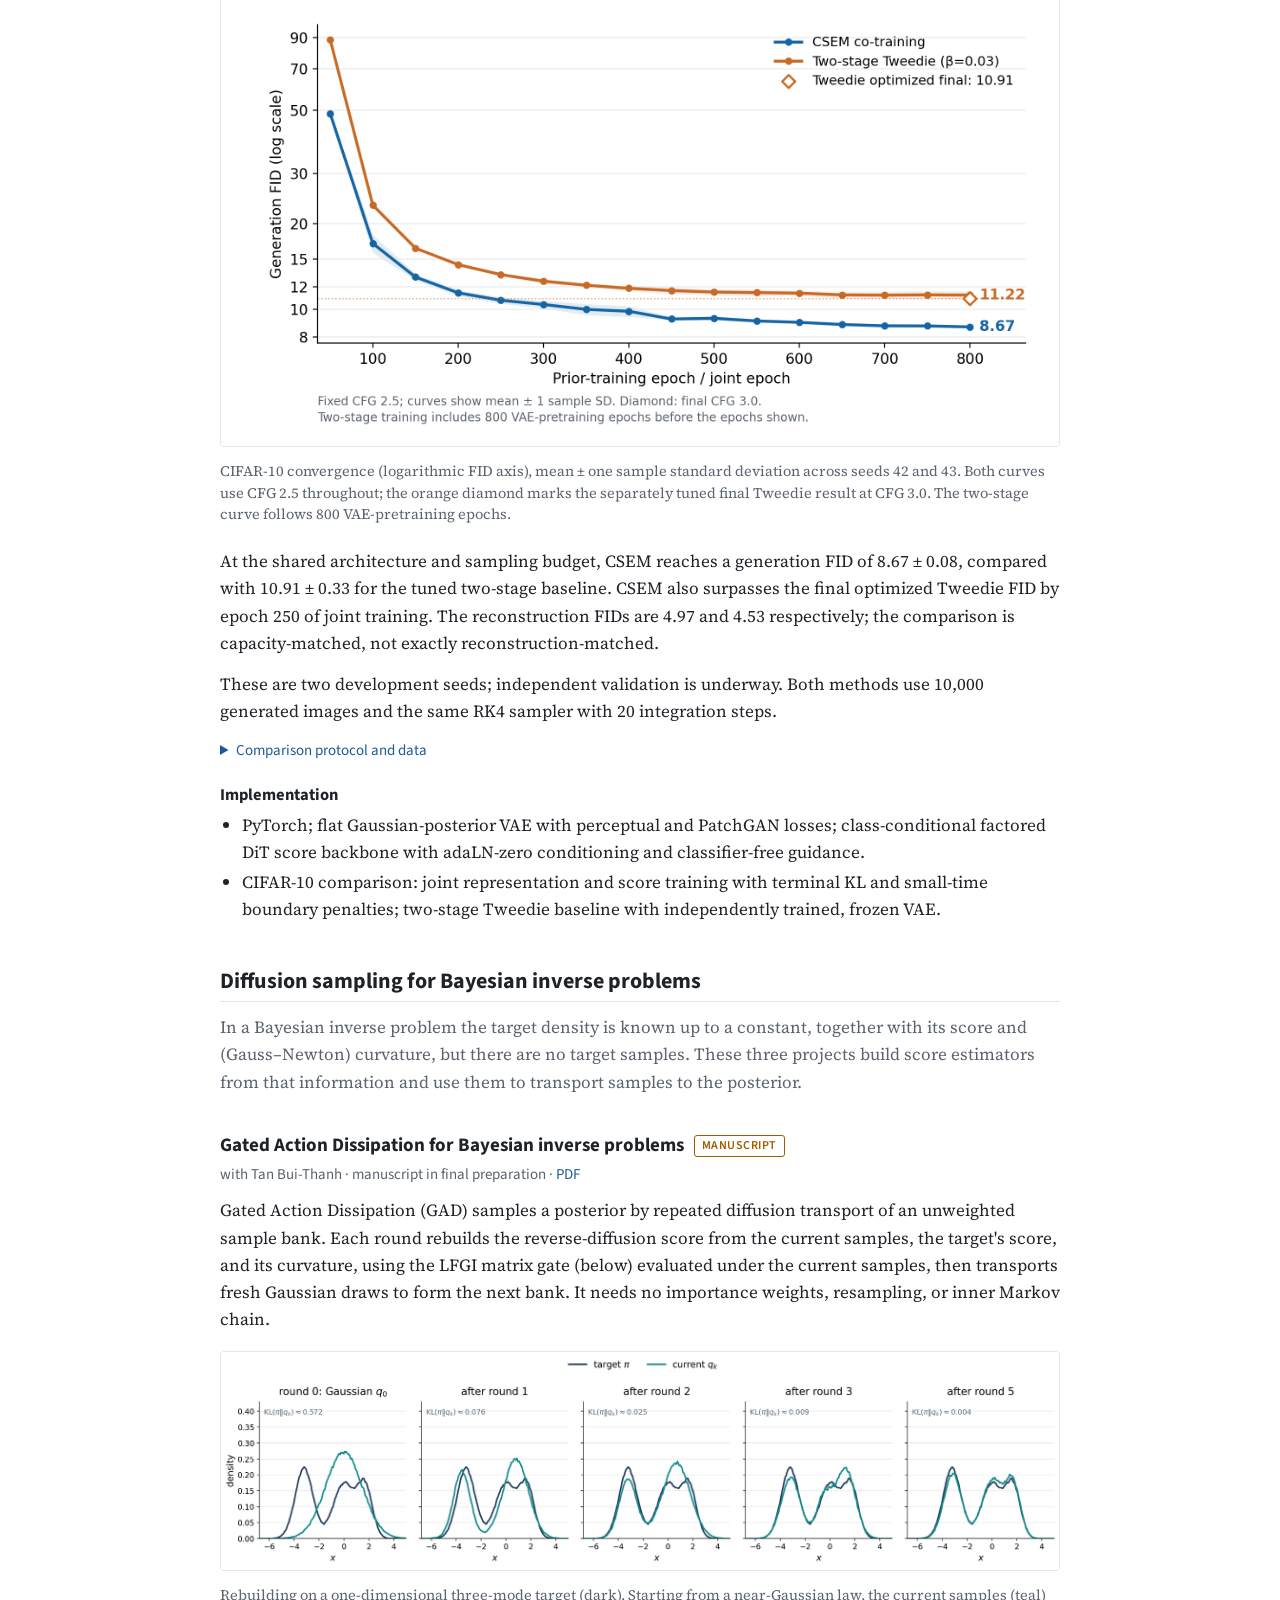
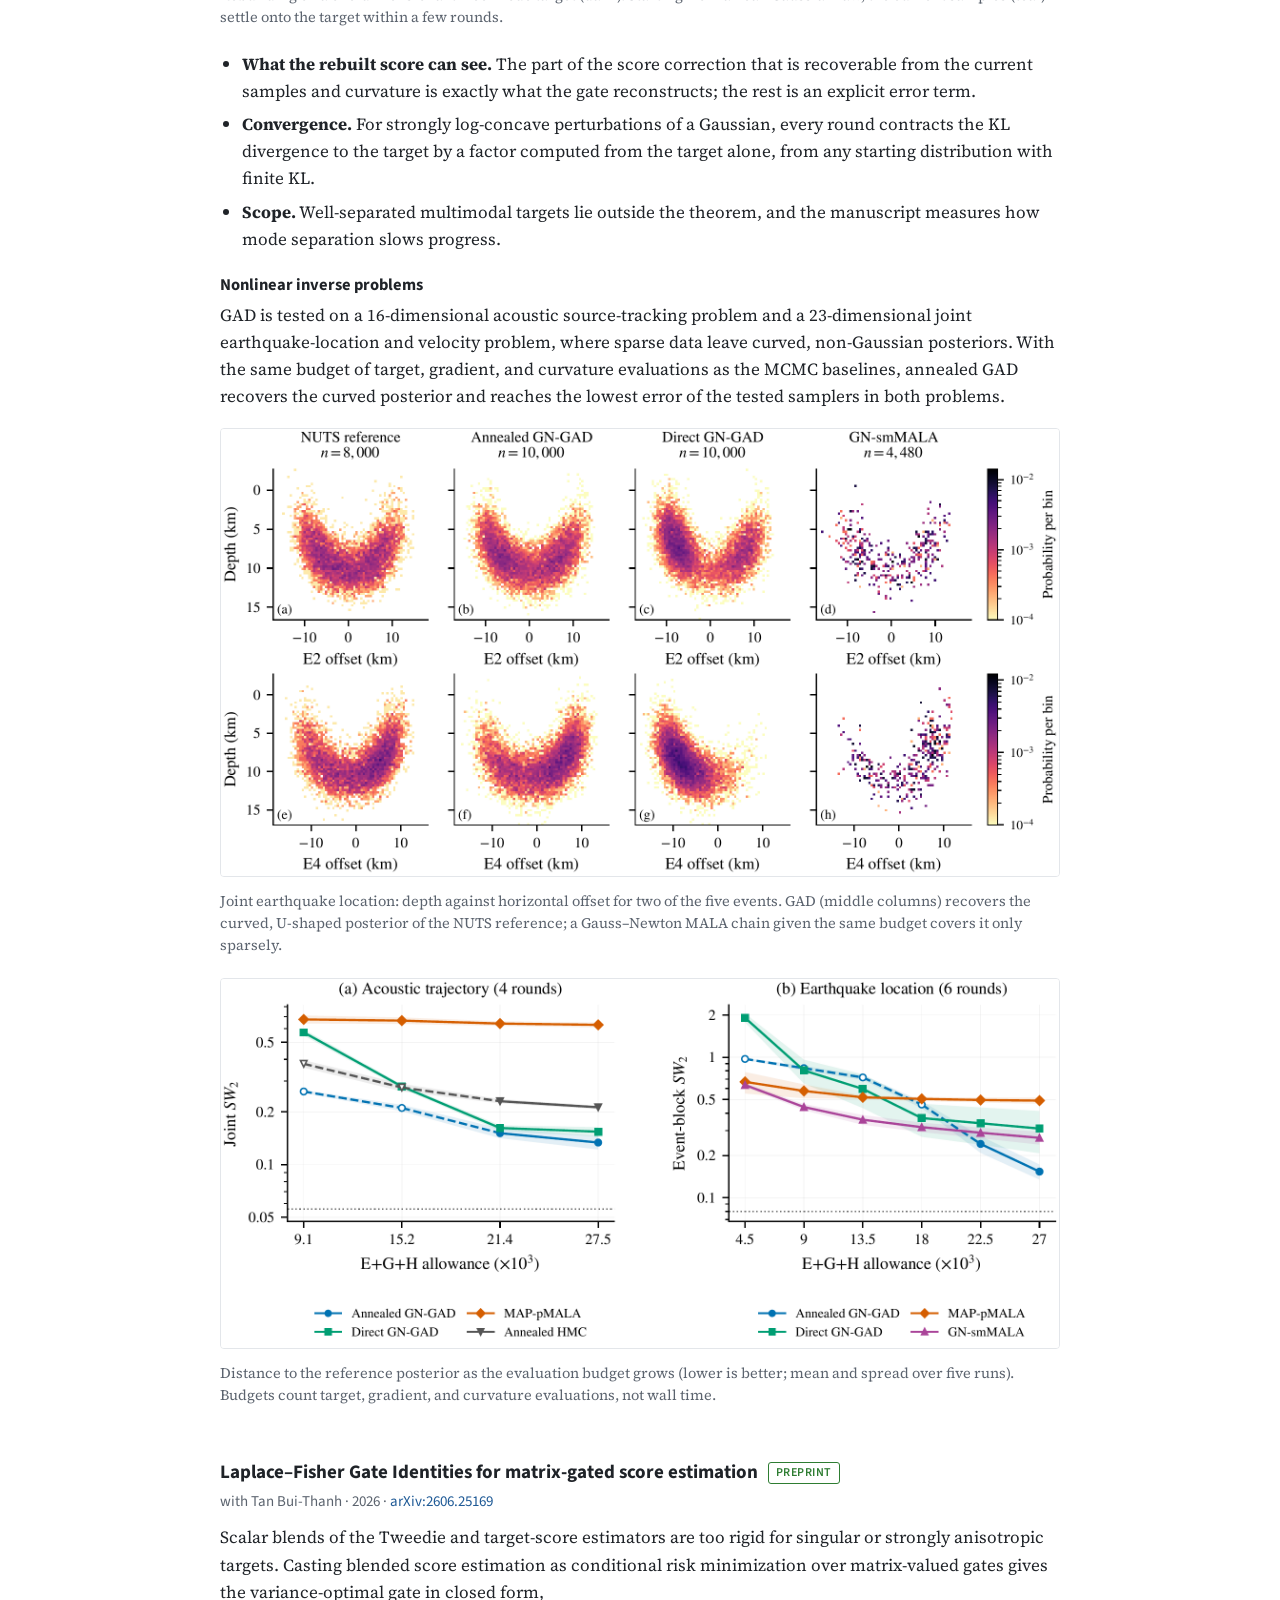
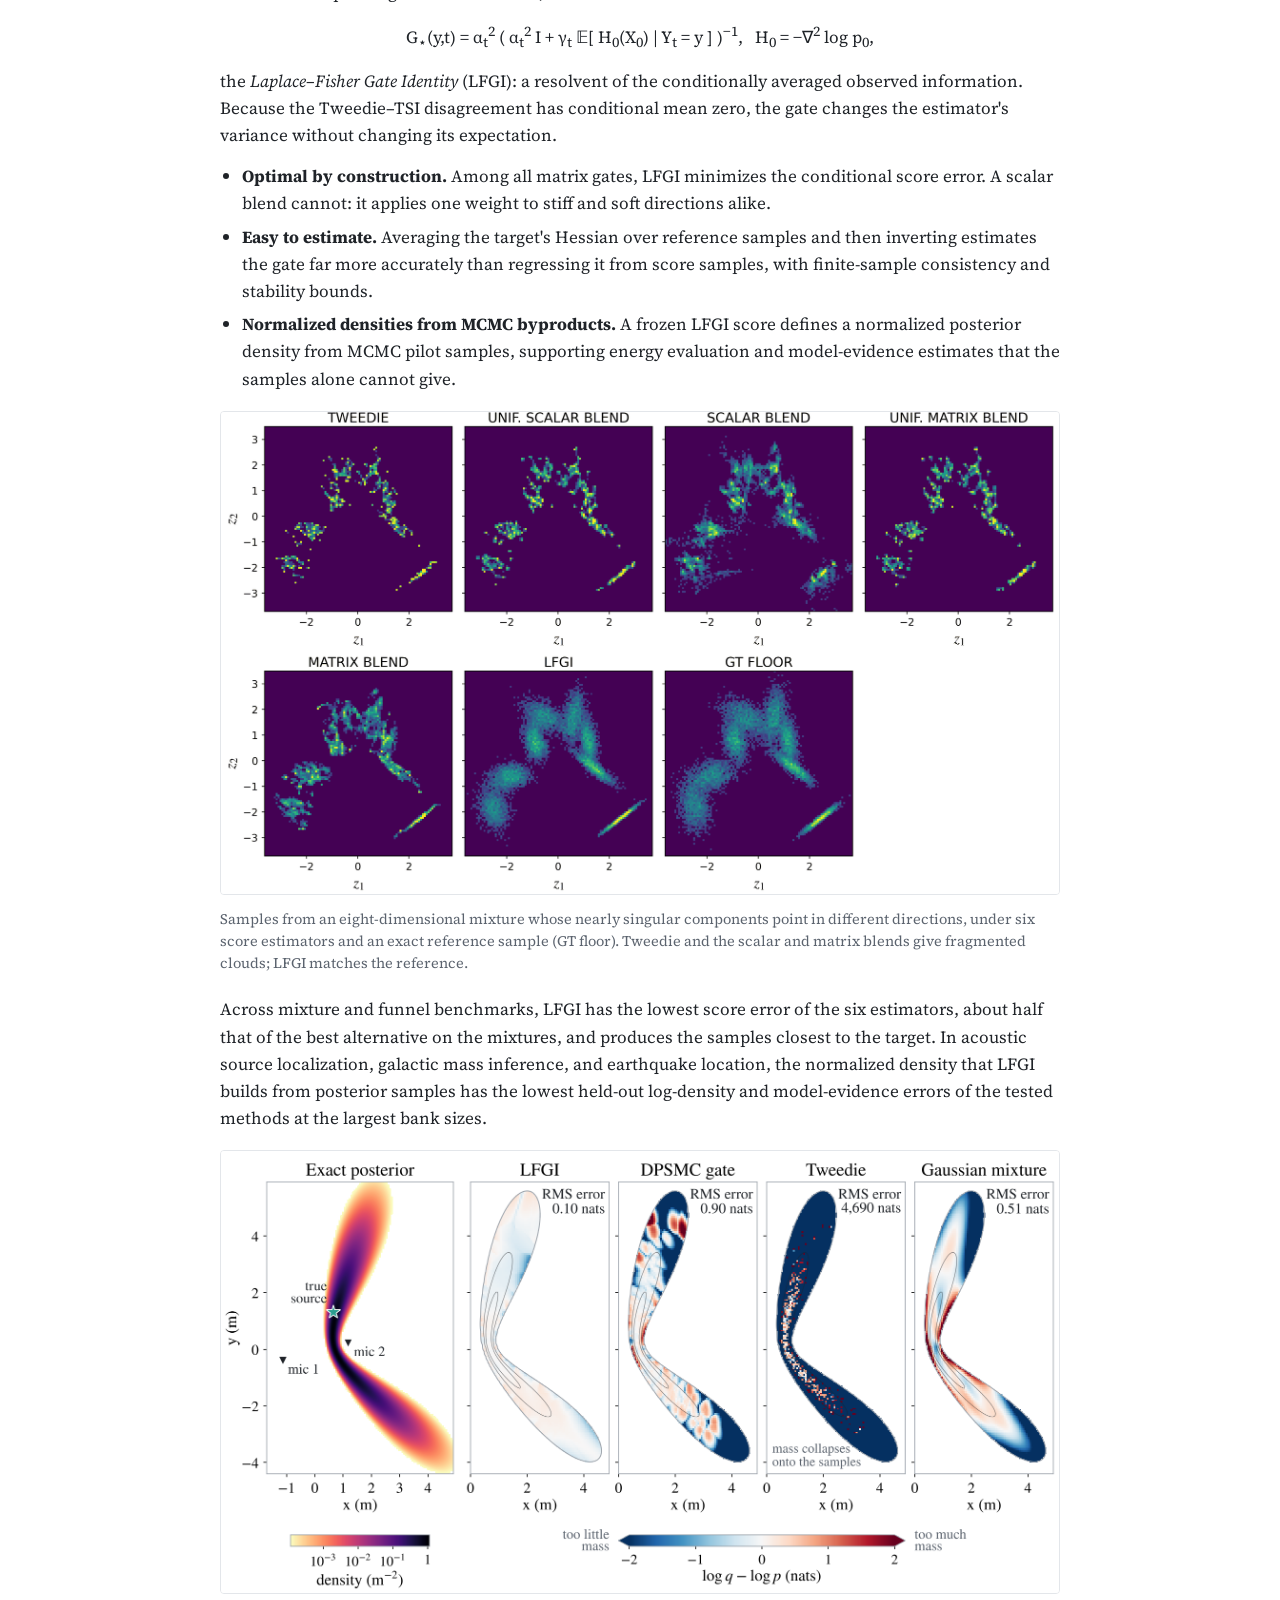
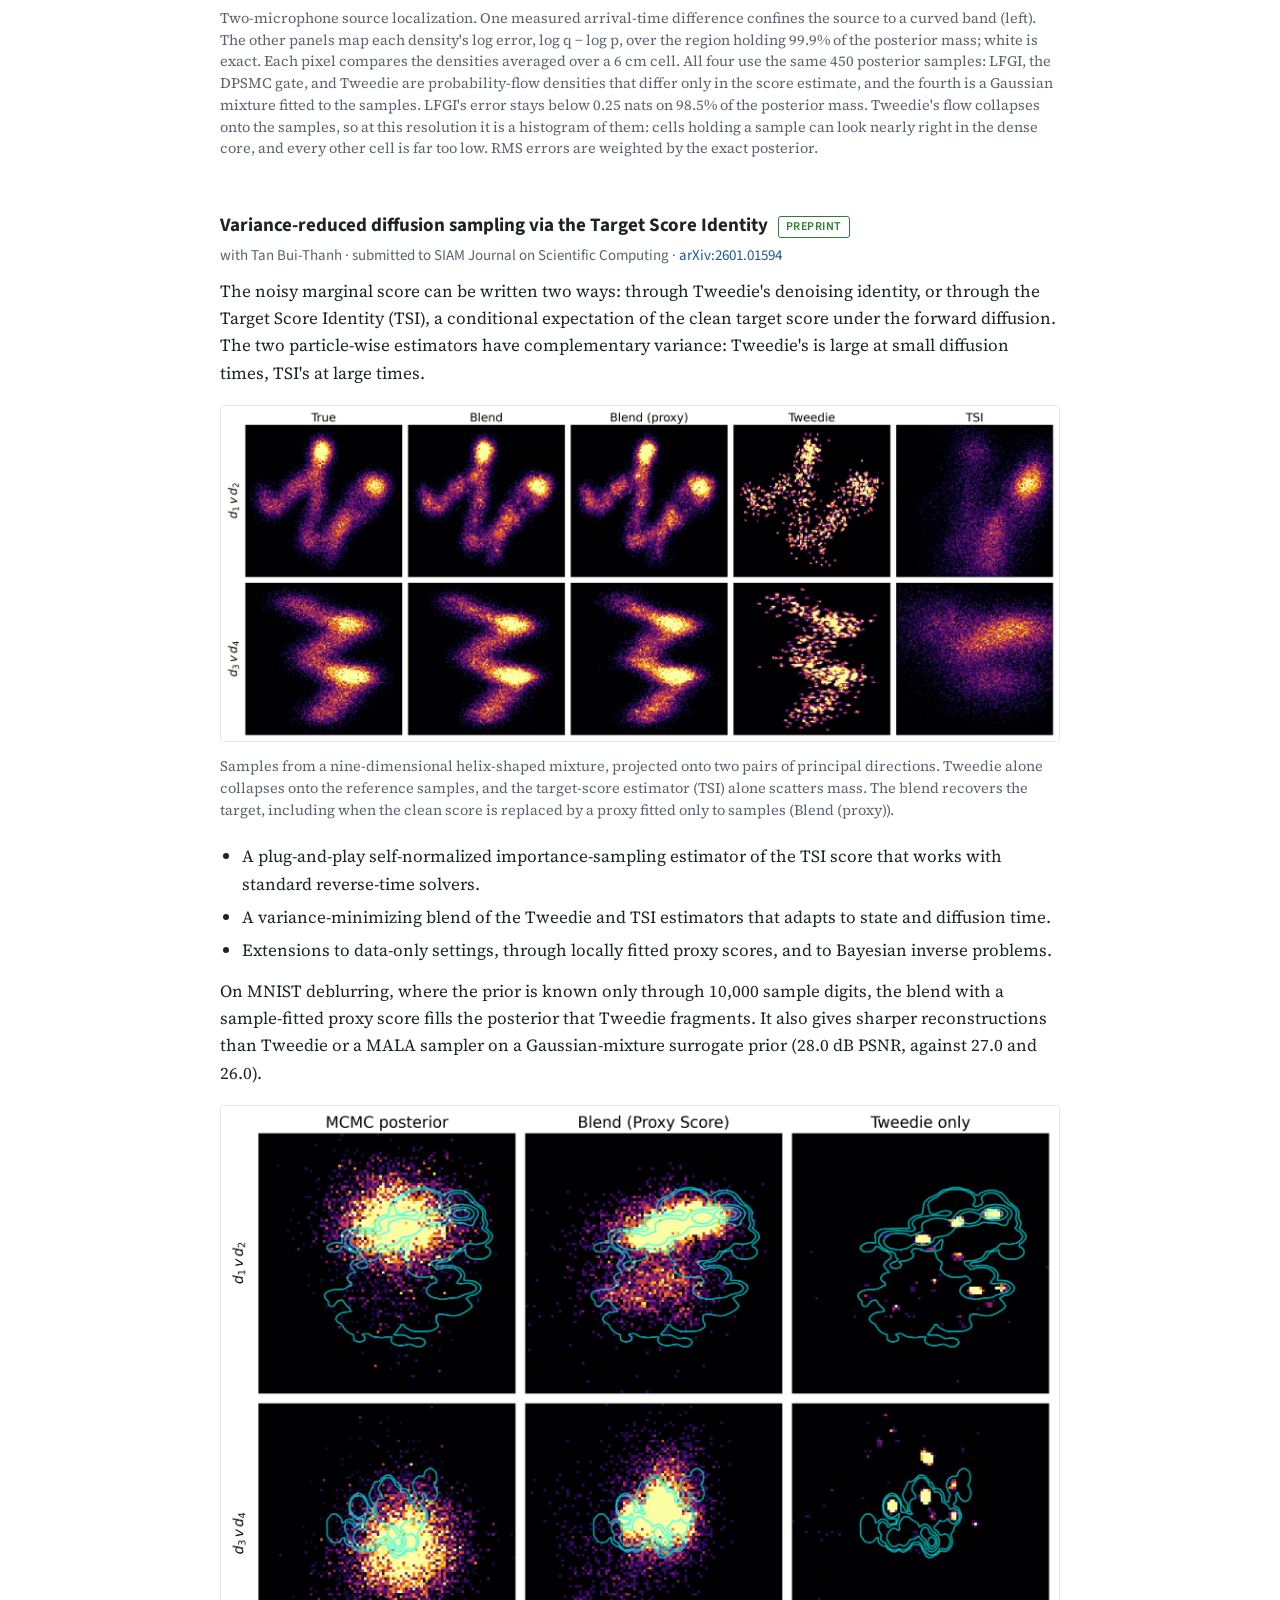
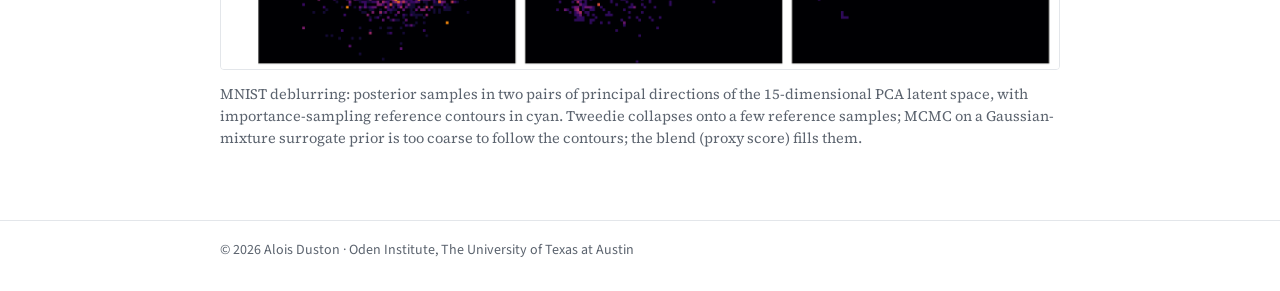
<file: research.html>
<!doctype html>
<html lang="en">
<head>
  <meta charset="utf-8">
  <meta name="viewport" content="width=device-width, initial-scale=1">
  <title>Research · Alois Duston</title>
  <meta name="description" content="Research of Alois Duston: end-to-end training of latent diffusion models (CSEM), diffusion samplers for Bayesian inverse problems, and variance-optimal score estimation.">
  <meta property="og:type" content="website">
  <meta property="og:title" content="Research · Alois Duston">
  <meta property="og:description" content="End-to-end latent diffusion with CSEM, Gated Action Dissipation for Bayesian inverse problems, and variance-optimal score estimation.">
  <meta property="og:url" content="https://alduston.github.io/research.html">
  <meta property="og:image" content="https://alduston.github.io/assets/img/og_card.png">
  <meta name="twitter:card" content="summary_large_image">
  <link rel="preconnect" href="https://fonts.googleapis.com">
  <link rel="preconnect" href="https://fonts.gstatic.com" crossorigin>
  <link href="https://fonts.googleapis.com/css2?family=Source+Sans+3:wght@400;600&family=Source+Serif+4:ital,wght@0,400;0,600;1,400&display=swap" rel="stylesheet">
  <link rel="stylesheet" href="assets/style.css">
</head>
<body>
<header class="site">
  <div class="wrap">
    <a class="name" href="index.html">Alois Duston</a>
    <nav>
      <a href="index.html">Home</a>
      <a href="research.html" class="active">Research</a>
      <a href="papers.html">Papers</a>
      <a href="cv.html">CV</a>
    </nav>
  </div>
</header>

<main class="wrap">
  <h1>Research</h1>
  <p class="theme-intro">
    Diffusion models need the score of every noise-perturbed marginal along the forward process.
    My projects ask how to get those scores when the standard ingredient is missing or noisy: when
    the latent space of a generative model is itself being learned, or when the target is an
    unnormalized posterior with no samples.
  </p>
  <p class="jump">Jump to:
    <a href="#csem">CSEM</a> ·
    <a href="#gad">Gated Action Dissipation</a> ·
    <a href="#lfgi">Laplace–Fisher Gate Identities</a> ·
    <a href="#tsi">Target Score Identity</a>
  </p>

  <!-- =========================================================== -->
  <h2>Latent generative modeling</h2>

  <section class="project" id="csem">
    <h3>CSEM: end-to-end training of latent diffusion models <span class="tag wip">In progress</span></h3>
    <div class="meta">technical report · experiments in progress · PyTorch
      <!-- Add once the repository has a CSEM entry point:  · <a href="https://github.com/alduston/CSEM_LSGM">code</a> -->
    </div>
    <p>
      Latent diffusion models are trained in two disconnected stages: an autoencoder first, then a
      score network on its frozen latents. Component Score Expectation Matching (CSEM) trains both
      together. The change is in the score target. Denoising score matching regresses onto the noise
      that was sampled; CSEM regresses onto the analytic score of each diffused encoder posterior.
      That target is a closed-form function of the encoder's mean and covariance, so the score loss
      passes gradients back into the encoder.
    </p>

    <figure class="diagram">
      <a href="assets/img/csem_cotraining.svg"><img src="assets/img/csem_cotraining.svg" alt="CSEM co-training architecture. Top lane: image, encoder, Gaussian posterior with mean and covariance, sampled latent, decoder, reconstruction loss. Bottom lane: OU noising of the latent, a DiT score network with a factored precision and mean head, and the analytic CSEM target computed from the encoder's mean and covariance. The CSEM loss compares the prediction with the target; its gradient flows back into the encoder for diffusion times below T_K."></a>
      <figcaption>Co-training architecture. The CSEM target (orange) is computed in closed form from the
        encoder's mean and covariance, which opens a gradient path from the score loss into the encoder.
        In a standard two-stage latent diffusion model the target is the sampled noise, and the encoder
        remains frozen. The CIFAR-10 comparison below uses the same factored score-head architecture
        for both methods.<span class="mobile-hint"> Tap the diagram to open it full size.</span></figcaption>
    </figure>

    <h4>What the analytic target changes</h4>
    <ul>
      <li><b>Same optimum, less noise.</b> The aggregate latent score is the average of the component scores, so regressing onto them is a lower-variance (Rao–Blackwellized) form of denoising score matching.</li>
      <li><b>No reward for collapse.</b> Joint training with the standard denoising loss lets the encoder shrink its posterior variance until the learned prior degenerates. CSEM removes that incentive.</li>
      <li><b>One objective for the whole pipeline.</b> A single horizon parameter moves the objective between a β-VAE, a standard two-stage latent diffusion model, and fully joint training.</li>
    </ul>

    <h4>Results</h4>
    <div class="stats single">
      <div class="stat">
        <div class="label">CIFAR-10 · architecture-matched generation FID (lower is better)</div>
        <div class="value"><span class="from">10.91 →</span> 8.67</div>
        <div class="ctx"><b>20.5% lower FID</b> from two-stage Tweedie to joint CSEM training. Mean over two seeds, with guidance tuned separately for each method.</div>
      </div>
    </div>
    <figure>
      <a href="assets/img/csem_fid_cifar_matched.svg"><img src="assets/img/csem_fid_cifar_matched.png" width="1936" height="1188" loading="lazy" alt="CIFAR-10 generation FID on a logarithmic axis, averaged over seeds 42 and 43. CSEM converges faster and reaches FID 8.67; two-stage Tweedie reaches 11.22 at common CFG 2.5 and 10.91 at its optimized final CFG 3.0. Shaded regions are one sample standard deviation."></a>
      <figcaption>CIFAR-10 convergence (logarithmic FID axis), mean ± one sample standard deviation
        across seeds 42 and 43. Both curves use CFG 2.5 throughout; the orange diamond marks the
        separately tuned final Tweedie result at CFG 3.0. The two-stage curve follows 800 VAE-pretraining epochs.</figcaption>
    </figure>
    <p>
      At the shared architecture and sampling budget, CSEM reaches a generation FID of
      8.67 ± 0.08, compared with 10.91 ± 0.33 for the tuned two-stage baseline.
      CSEM also surpasses the final optimized Tweedie FID by epoch 250 of joint training.
      The reconstruction FIDs are 4.97 and 4.53 respectively; the comparison is capacity-matched,
      not exactly reconstruction-matched.
    </p>
    <p>
      These are two development seeds; independent validation is underway. Both methods
      use 10,000 generated images and the same RK4 sampler with 20 integration steps.
    </p>
    <details>
      <summary>Comparison protocol and data</summary>
      <p>
        Both regimes use a flat Gaussian-posterior VAE with 512 latent coordinates and a
        12-layer, width-384 DiT score network. The two-stage baseline trains a VAE for 800 epochs
        with KL coefficient 0.03, then freezes it and trains the Tweedie score model for 800 epochs.
        CSEM trains the VAE and score model jointly for 800 epochs. The horizontal axis shows prior or
        joint training epochs; the training budgets differ.
      </p>
      <p>
        Both curves use the common recorded CFG of 2.5. Final guidance is selected from the
        development sweep using the two-seed mean: CFG 3.0 for Tweedie and 2.5 for CSEM.
        Evaluation uses Gaussian initialization, temperature 1, terminal diffusion time 1.35,
        the CIFAR-10 test reference and the same Inception FID backend.
      </p>
      <p><a href="assets/data/cifar_matched.csv">Curve data (CSV)</a> ·
        <a href="assets/data/cifar_matched.json">Protocol and exact measurements (JSON)</a></p>
    </details>

    <h4>Implementation</h4>
    <ul class="compact">
      <li>PyTorch; flat Gaussian-posterior VAE with perceptual and PatchGAN losses; class-conditional factored DiT score backbone with adaLN-zero conditioning and classifier-free guidance.</li>
      <li>CIFAR-10 comparison: joint representation and score training with terminal KL and small-time boundary penalties; two-stage Tweedie baseline with independently trained, frozen VAE.</li>
    </ul>
  </section>

  <!-- =========================================================== -->
  <h2>Diffusion sampling for Bayesian inverse problems</h2>
  <p class="theme-intro">
    In a Bayesian inverse problem the target density is known up to a constant, together with its
    score and (Gauss–Newton) curvature, but there are no target samples. These three projects build
    score estimators from that information and use them to transport samples to the posterior.
  </p>

  <section class="project" id="gad">
    <h3>Gated Action Dissipation for Bayesian inverse problems <span class="tag wip">Manuscript</span></h3>
    <div class="meta">with Tan Bui-Thanh · manuscript in final preparation · <a href="assets/GAD_Manuscript.pdf">PDF</a></div>
    <p>
      Gated Action Dissipation (GAD) samples a posterior by repeated diffusion transport of an
      unweighted sample bank. Each round rebuilds the reverse-diffusion score from the current samples,
      the target's score, and its curvature, using the LFGI matrix gate (below) evaluated under the
      current samples, then transports fresh Gaussian draws to form the next bank. It needs no
      importance weights, resampling, or inner Markov chain.
    </p>
    <figure>
      <img src="assets/img/gad_1d_progression.png" alt="One-dimensional three-mode target and the current law initially and after GAD rounds 1, 2, 3 and 5, converging onto the target">
      <figcaption>Rebuilding on a one-dimensional three-mode target (dark). Starting from a
        near-Gaussian law, the current samples (teal) settle onto the target within a few
        rounds.</figcaption>
    </figure>
    <ul>
      <li><b>What the rebuilt score can see.</b> The part of the score correction that is recoverable from the current samples and curvature is exactly what the gate reconstructs; the rest is an explicit error term.</li>
      <li><b>Convergence.</b> For strongly log-concave perturbations of a Gaussian, every round contracts the KL divergence to the target by a factor computed from the target alone, from any starting distribution with finite KL.</li>
      <li><b>Scope.</b> Well-separated multimodal targets lie outside the theorem, and the manuscript measures how mode separation slows progress.</li>
    </ul>

    <h4>Nonlinear inverse problems</h4>
    <p>
      GAD is tested on a 16-dimensional acoustic source-tracking problem and a 23-dimensional joint
      earthquake-location and velocity problem, where sparse data leave curved, non-Gaussian
      posteriors. With the same budget of target, gradient, and curvature evaluations as the MCMC
      baselines, annealed GAD recovers the curved posterior and reaches the lowest error of the tested
      samplers in both problems.
    </p>
    <figure>
      <img src="assets/img/gad_quake_geometry.png" alt="Earthquake depth versus horizontal offset for events E2 and E4: NUTS reference, annealed GN-GAD, direct GN-GAD and GN-smMALA; both GAD variants recover the curved U-shaped support">
      <figcaption>Joint earthquake location: depth against horizontal offset for two of the five
        events. GAD (middle columns) recovers the curved, U-shaped posterior of the NUTS reference; a
        Gauss–Newton MALA chain given the same budget covers it only sparsely.</figcaption>
    </figure>
    <figure>
      <img src="assets/img/gad_accuracy_vs_requests.png" alt="Distributional error versus evaluation budget for the acoustic and earthquake problems; annealed GN-GAD ends lowest in both">
      <figcaption>Distance to the reference posterior as the evaluation budget grows (lower is
        better; mean and spread over five runs). Budgets count target, gradient, and curvature
        evaluations, not wall time.</figcaption>
    </figure>
  </section>

  <section class="project" id="lfgi">
    <h3>Laplace–Fisher Gate Identities for matrix-gated score estimation <span class="tag preprint">Preprint</span></h3>
    <div class="meta">with Tan Bui-Thanh · 2026 ·
      <a href="https://arxiv.org/abs/2606.25169">arXiv:2606.25169</a></div>
    <p>
      Scalar blends of the Tweedie and target-score estimators are too rigid for singular or strongly
      anisotropic targets. Casting blended score estimation as conditional risk minimization over
      matrix-valued gates gives the variance-optimal gate in closed form,
    </p>
    <p style="text-align:center">
      G<sub>⋆</sub>(y,t) = α<sub>t</sub><sup>2</sup> ( α<sub>t</sub><sup>2</sup> I + γ<sub>t</sub> 𝔼[ H<sub>0</sub>(X<sub>0</sub>) | Y<sub>t</sub> = y ] )<sup>−1</sup>,
      &nbsp; H<sub>0</sub> = −∇<sup>2</sup> log p<sub>0</sub>,
    </p>
    <p>
      the <em>Laplace–Fisher Gate Identity</em> (LFGI): a resolvent of the conditionally averaged
      observed information. Because the Tweedie–TSI disagreement has conditional mean zero, the gate
      changes the estimator's variance without changing its expectation.
    </p>
    <ul>
      <li><b>Optimal by construction.</b> Among all matrix gates, LFGI minimizes the conditional score error. A scalar blend cannot: it applies one weight to stiff and soft directions alike.</li>
      <li><b>Easy to estimate.</b> Averaging the target's Hessian over reference samples and then inverting estimates the gate far more accurately than regressing it from score samples, with finite-sample consistency and stability bounds.</li>
      <li><b>Normalized densities from MCMC byproducts.</b> A frozen LFGI score defines a normalized posterior density from MCMC pilot samples, supporting energy evaluation and model-evidence estimates that the samples alone cannot give.</li>
    </ul>
    <figure>
      <img src="assets/img/lfgi_gmm8_samples.png" alt="Two-dimensional projections of samples from a misaligned eight-component mixture in eight dimensions: Tweedie and the blend estimators give fragmented clouds, while LFGI closely matches the ground-truth reference">
      <figcaption>Samples from an eight-dimensional mixture whose nearly singular components point in
        different directions, under six score estimators and an exact reference sample (GT floor).
        Tweedie and the scalar and matrix blends give fragmented clouds; LFGI matches the
        reference.</figcaption>
    </figure>
    <p>
      Across mixture and funnel benchmarks, LFGI has the lowest score error of the six estimators, about
      half that of the best alternative on the mixtures, and produces the samples closest to the
      target. In acoustic source localization, galactic mass inference, and earthquake location, the
      normalized density that LFGI builds from posterior samples has the lowest held-out log-density
      and model-evidence errors of the tested methods at the largest bank sizes.
    </p>
    <figure>
      <img src="assets/img/lfgi_density_error.png" width="1760" height="927" loading="lazy" alt="Left: the exact two-microphone source-localization posterior, a curved band. Right: maps of log-density error for four densities built from the same 450 posterior samples. LFGI is nearly white (accurate) across the band; the DPSMC gate is patchy and too low in the tails; Tweedie is speckled, with mass only in the cells that contain samples and far too little everywhere else; the Gaussian mixture misplaces mass at the bend and cuts off the tails.">
      <figcaption>Two-microphone source localization. One measured arrival-time difference confines
        the source to a curved band (left). The other panels map each density's log error,
        log&nbsp;q&nbsp;−&nbsp;log&nbsp;p, over the region holding 99.9% of the posterior mass; white is
        exact. Each pixel compares the densities averaged over a 6&nbsp;cm cell. All four use the
        same 450 posterior samples: LFGI, the DPSMC gate, and Tweedie are probability-flow densities
        that differ only in the score estimate, and the fourth is a Gaussian mixture fitted to the
        samples. LFGI's error stays below 0.25 nats on 98.5% of the posterior mass. Tweedie's flow
        collapses onto the samples, so at this resolution it is a histogram of them: cells holding a
        sample can look nearly right in the dense core, and every other cell is far too low. RMS
        errors are weighted by the exact posterior.</figcaption>
    </figure>
  </section>

  <section class="project" id="tsi">
    <h3>Variance-reduced diffusion sampling via the Target Score Identity <span class="tag preprint">Preprint</span></h3>
    <div class="meta">with Tan Bui-Thanh · submitted to SIAM Journal on Scientific Computing ·
      <a href="https://arxiv.org/abs/2601.01594">arXiv:2601.01594</a></div>
    <p>
      The noisy marginal score can be written two ways: through Tweedie's denoising identity, or
      through the Target Score Identity (TSI), a conditional expectation of the clean target score
      under the forward diffusion. The two particle-wise estimators have complementary variance:
      Tweedie's is large at small diffusion times, TSI's at large times.
    </p>
    <figure>
      <img src="assets/img/tsi_helix_samples.png" alt="Samples from a nine-dimensional helix mixture: the true distribution, Blend and Blend (proxy) match it, Tweedie fragments into specks, TSI scatters mass">
      <figcaption>Samples from a nine-dimensional helix-shaped mixture, projected onto two pairs of
        principal directions. Tweedie alone collapses onto the reference samples, and the
        target-score estimator (TSI) alone scatters mass. The blend recovers the target, including when
        the clean score is replaced by a proxy fitted only to samples (Blend (proxy)).</figcaption>
    </figure>
    <ul>
      <li>A plug-and-play self-normalized importance-sampling estimator of the TSI score that works with standard reverse-time solvers.</li>
      <li>A variance-minimizing blend of the Tweedie and TSI estimators that adapts to state and diffusion time.</li>
      <li>Extensions to data-only settings, through locally fitted proxy scores, and to Bayesian inverse problems.</li>
    </ul>
    <p>
      On MNIST deblurring, where the prior is known only through 10,000 sample digits, the blend with
      a sample-fitted proxy score fills the posterior that Tweedie fragments. It also gives sharper
      reconstructions than Tweedie or a MALA sampler on a Gaussian-mixture surrogate prior
      (28.0 dB PSNR, against 27.0 and 26.0).
    </p>
    <figure>
      <img src="assets/img/tsi_mnist_posterior.png" alt="MNIST deblurring posterior samples in two pairs of principal components for MCMC on a mixture surrogate prior, Blend (proxy score) and Tweedie, with reference posterior contours in cyan; Blend follows the contours, Tweedie collapses to a few isolated points">
      <figcaption>MNIST deblurring: posterior samples in two pairs of principal directions of the
        15-dimensional PCA latent space, with importance-sampling reference contours in cyan.
        Tweedie collapses onto a few reference samples; MCMC on a Gaussian-mixture surrogate prior
        is too coarse to follow the contours; the blend (proxy score) fills them.</figcaption>
    </figure>
  </section>
</main>

<footer>
  <div class="wrap">© 2026 Alois Duston · Oden Institute, The University of Texas at Austin</div>
</footer>
</body>
</html>
</file>
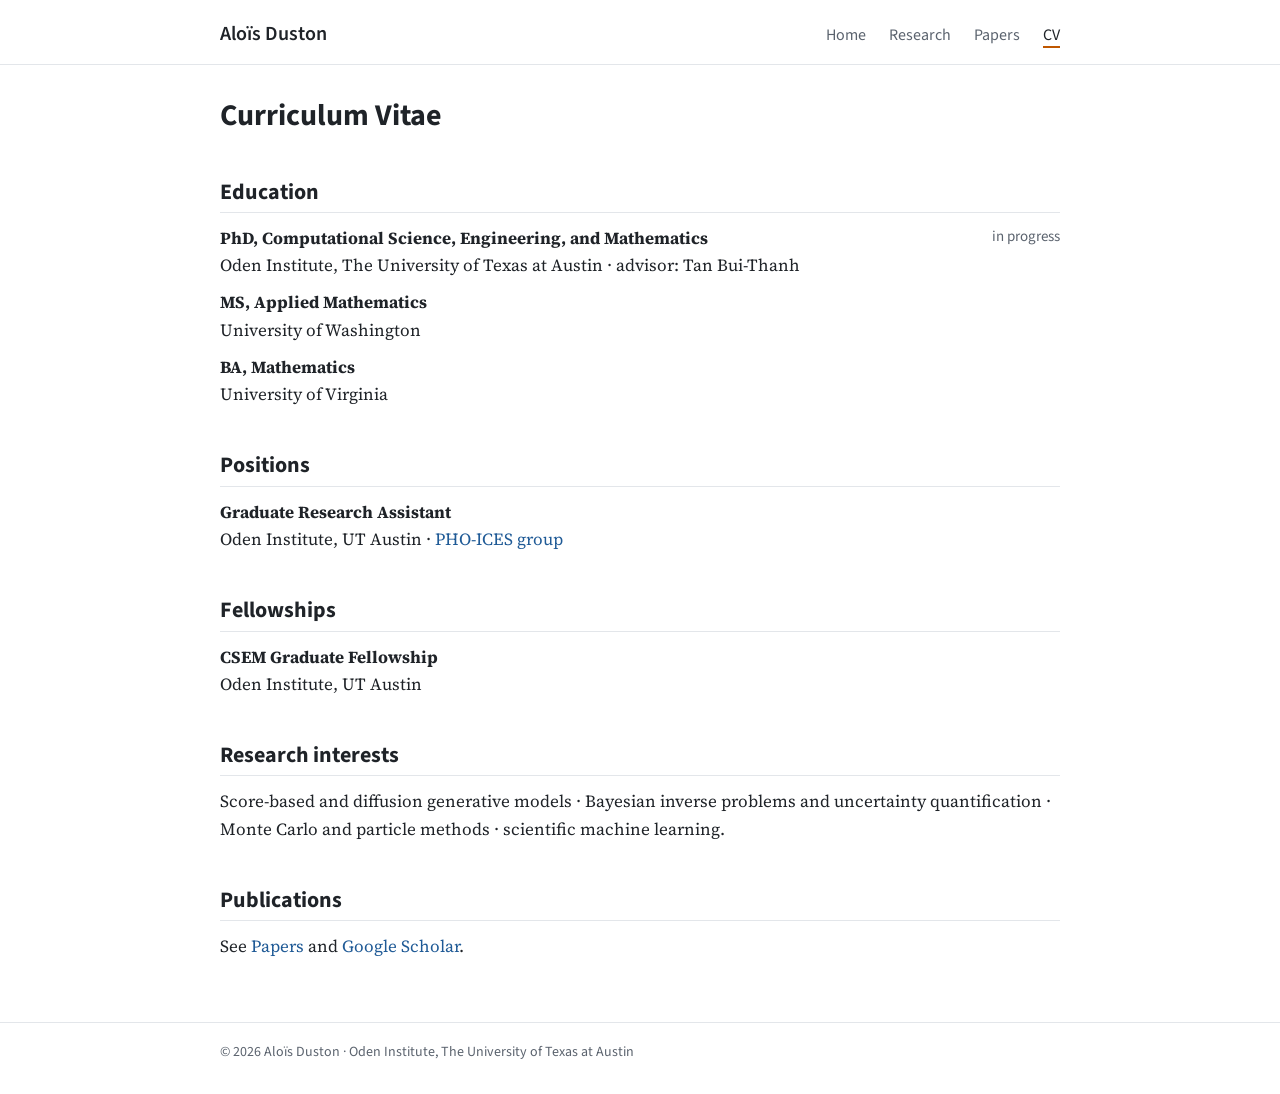
<file: alduston.github.io/cv.html>
<!doctype html>
<html lang="en">
<head>
  <meta charset="utf-8">
  <meta name="viewport" content="width=device-width, initial-scale=1">
  <title>CV · Aloïs Duston</title>
  <meta name="description" content="Curriculum vitae of Aloïs Duston.">
  <link rel="preconnect" href="https://fonts.googleapis.com">
  <link rel="preconnect" href="https://fonts.gstatic.com" crossorigin>
  <link href="https://fonts.googleapis.com/css2?family=Source+Sans+3:wght@400;600&family=Source+Serif+4:ital,wght@0,400;0,600;1,400&display=swap" rel="stylesheet">
  <link rel="stylesheet" href="assets/style.css">
</head>
<body>
<header class="site">
  <div class="wrap">
    <a class="name" href="index.html">Aloïs Duston</a>
    <nav>
      <a href="index.html">Home</a>
      <a href="research.html">Research</a>
      <a href="papers.html">Papers</a>
      <a href="cv.html" class="active">CV</a>
    </nav>
  </div>
</header>

<main class="wrap">
  <h1>Curriculum Vitae</h1>
  <!-- Once you have a PDF CV, save it as assets/cv.pdf and uncomment:
  <p><a href="assets/cv.pdf">Full CV (PDF)</a></p>
  -->

  <!-- TODO: fill in years in the .when spans. -->
  <h2>Education</h2>
  <div class="cv-item">
    <div><b>PhD, Computational Science, Engineering, and Mathematics</b><br>
      Oden Institute, The University of Texas at Austin · advisor: Tan Bui-Thanh</div>
    <div class="when">in progress</div>
  </div>
  <div class="cv-item">
    <div><b>MS, Applied Mathematics</b><br>University of Washington</div>
    <div class="when"></div>
  </div>
  <div class="cv-item">
    <div><b>BA, Mathematics</b><br>University of Virginia</div>
    <div class="when"></div>
  </div>

  <h2>Positions</h2>
  <div class="cv-item">
    <div><b>Graduate Research Assistant</b><br>Oden Institute, UT Austin ·
      <a href="https://phoices.netlify.app/">PHO-ICES group</a></div>
    <div class="when"></div>
  </div>

  <h2>Fellowships</h2>
  <div class="cv-item">
    <div><b>CSEM Graduate Fellowship</b><br>Oden Institute, UT Austin</div>
    <div class="when"></div>
  </div>

  <h2>Research interests</h2>
  <p>Score-based and diffusion generative models · Bayesian inverse problems and uncertainty
    quantification · Monte Carlo and particle methods · scientific machine learning.</p>

  <h2>Publications</h2>
  <p>See <a href="papers.html">Papers</a> and <a href="https://scholar.google.com/citations?user=nfPSQykAAAAJ&amp;hl=en">Google Scholar</a>.</p>
</main>

<footer>
  <div class="wrap">© 2026 Aloïs Duston · Oden Institute, The University of Texas at Austin</div>
</footer>
</body>
</html>
</file>
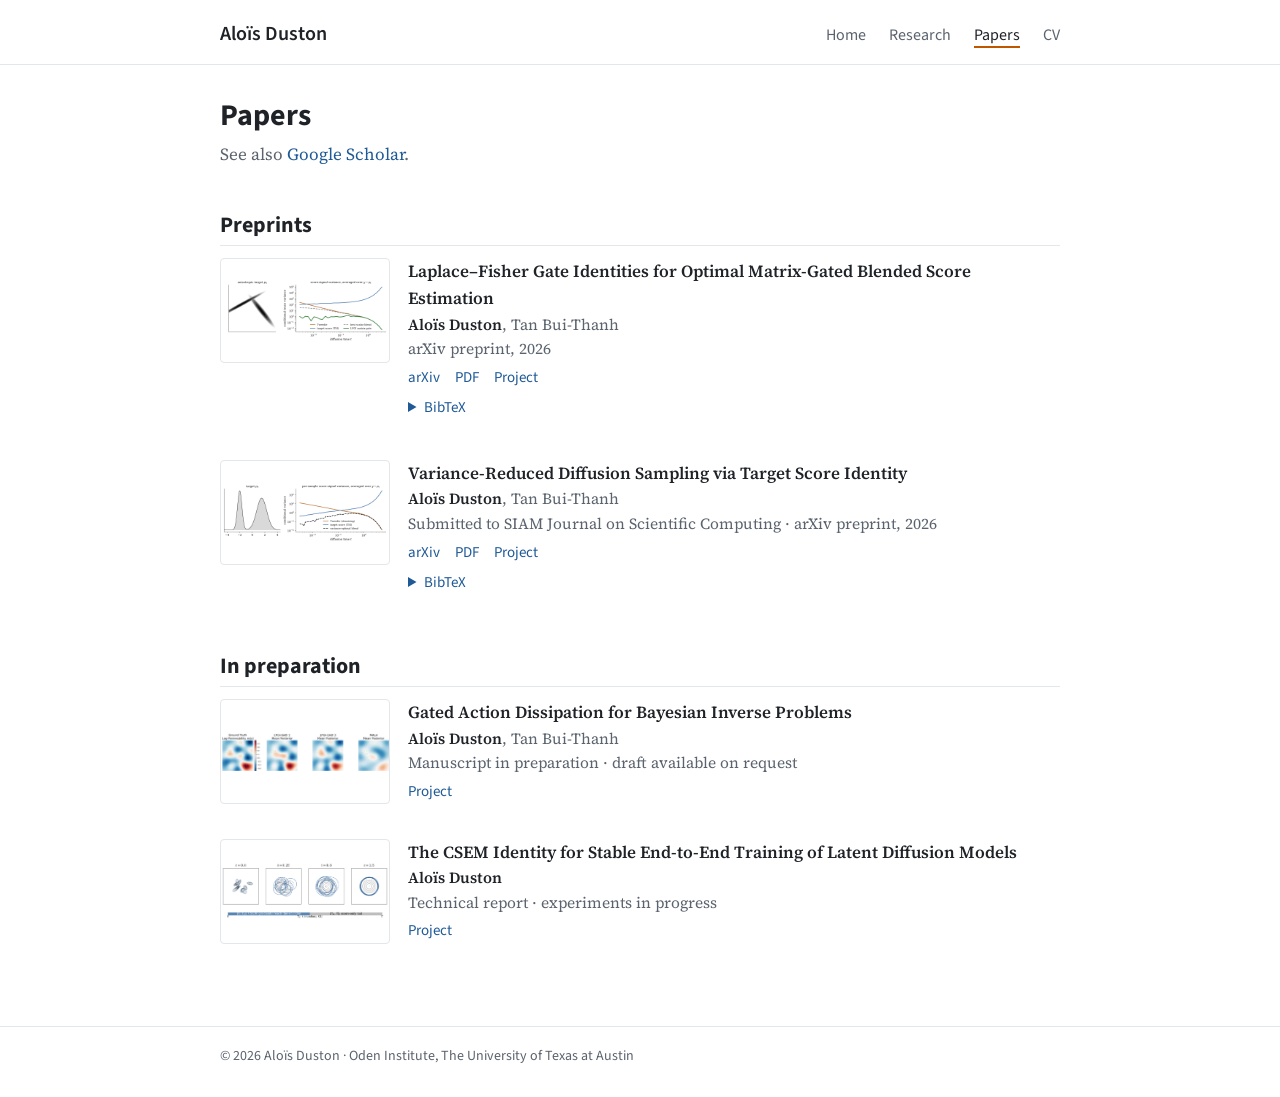
<file: alduston.github.io/papers.html>
<!doctype html>
<html lang="en">
<head>
  <meta charset="utf-8">
  <meta name="viewport" content="width=device-width, initial-scale=1">
  <title>Papers · Aloïs Duston</title>
  <meta name="description" content="Preprints and manuscripts in preparation by Aloïs Duston.">
  <link rel="preconnect" href="https://fonts.googleapis.com">
  <link rel="preconnect" href="https://fonts.gstatic.com" crossorigin>
  <link href="https://fonts.googleapis.com/css2?family=Source+Sans+3:wght@400;600&family=Source+Serif+4:ital,wght@0,400;0,600;1,400&display=swap" rel="stylesheet">
  <link rel="stylesheet" href="assets/style.css">
</head>
<body>
<header class="site">
  <div class="wrap">
    <a class="name" href="index.html">Aloïs Duston</a>
    <nav>
      <a href="index.html">Home</a>
      <a href="research.html">Research</a>
      <a href="papers.html" class="active">Papers</a>
      <a href="cv.html">CV</a>
    </nav>
  </div>
</header>

<main class="wrap">
  <h1>Papers</h1>
  <p class="theme-intro">See also <a href="https://scholar.google.com/citations?user=nfPSQykAAAAJ&amp;hl=en">Google Scholar</a>.</p>

  <h2>Preprints</h2>

  <div class="pub">
    <a href="research.html#lfgi"><img src="assets/img/lfgi_gate.png" alt=""></a>
    <div>
      <div class="title">Laplace–Fisher Gate Identities for Optimal Matrix-Gated Blended Score Estimation</div>
      <div class="authors"><b>Aloïs Duston</b>, Tan Bui-Thanh</div>
      <div class="venue">arXiv preprint, 2026</div>
      <div class="plinks">
        <a href="https://arxiv.org/abs/2606.25169">arXiv</a>
        <a href="https://arxiv.org/pdf/2606.25169">PDF</a>
        <a href="research.html#lfgi">Project</a>
      </div>
      <details>
        <summary>BibTeX</summary>
<pre>@misc{duston2026lfgi,
  title         = {Laplace--Fisher Gate Identities for Optimal
                   Matrix-Gated Blended Score Estimation},
  author        = {Duston, Alois and Bui-Thanh, Tan},
  year          = {2026},
  eprint        = {2606.25169},
  archivePrefix = {arXiv}
}</pre>
      </details>
    </div>
  </div>

  <div class="pub">
    <a href="research.html#tsi"><img src="assets/img/tsi_blend.png" alt=""></a>
    <div>
      <div class="title">Variance-Reduced Diffusion Sampling via Target Score Identity</div>
      <div class="authors"><b>Aloïs Duston</b>, Tan Bui-Thanh</div>
      <div class="venue">Submitted to SIAM Journal on Scientific Computing · arXiv preprint, 2026</div>
      <div class="plinks">
        <a href="https://arxiv.org/abs/2601.01594">arXiv</a>
        <a href="https://arxiv.org/pdf/2601.01594">PDF</a>
        <a href="research.html#tsi">Project</a>
      </div>
      <details>
        <summary>BibTeX</summary>
<pre>@misc{duston2026tsi,
  title         = {Variance-Reduced Diffusion Sampling via
                   Target Score Identity},
  author        = {Duston, Alois and Bui-Thanh, Tan},
  year          = {2026},
  eprint        = {2601.01594},
  archivePrefix = {arXiv},
  primaryClass  = {stat.ML}
}</pre>
      </details>
    </div>
  </div>

  <h2>In preparation</h2>

  <div class="pub">
    <a href="research.html#gad"><img src="assets/img/gad_thumb.png" alt=""></a>
    <div>
      <div class="title">Gated Action Dissipation for Bayesian Inverse Problems</div>
      <div class="authors"><b>Aloïs Duston</b>, Tan Bui-Thanh</div>
      <div class="venue">Manuscript in preparation · draft available on request</div>
      <div class="plinks"><a href="research.html#gad">Project</a></div>
    </div>
  </div>

  <div class="pub">
    <a href="research.html#csem"><img src="assets/img/csem_field.png" alt=""></a>
    <div>
      <div class="title">The CSEM Identity for Stable End-to-End Training of Latent Diffusion Models</div>
      <!-- TODO: confirm author list -->
      <div class="authors"><b>Aloïs Duston</b></div>
      <div class="venue">Technical report · experiments in progress</div>
      <div class="plinks"><a href="research.html#csem">Project</a></div>
    </div>
  </div>
</main>

<footer>
  <div class="wrap">© 2026 Aloïs Duston · Oden Institute, The University of Texas at Austin</div>
</footer>
</body>
</html>
</file>
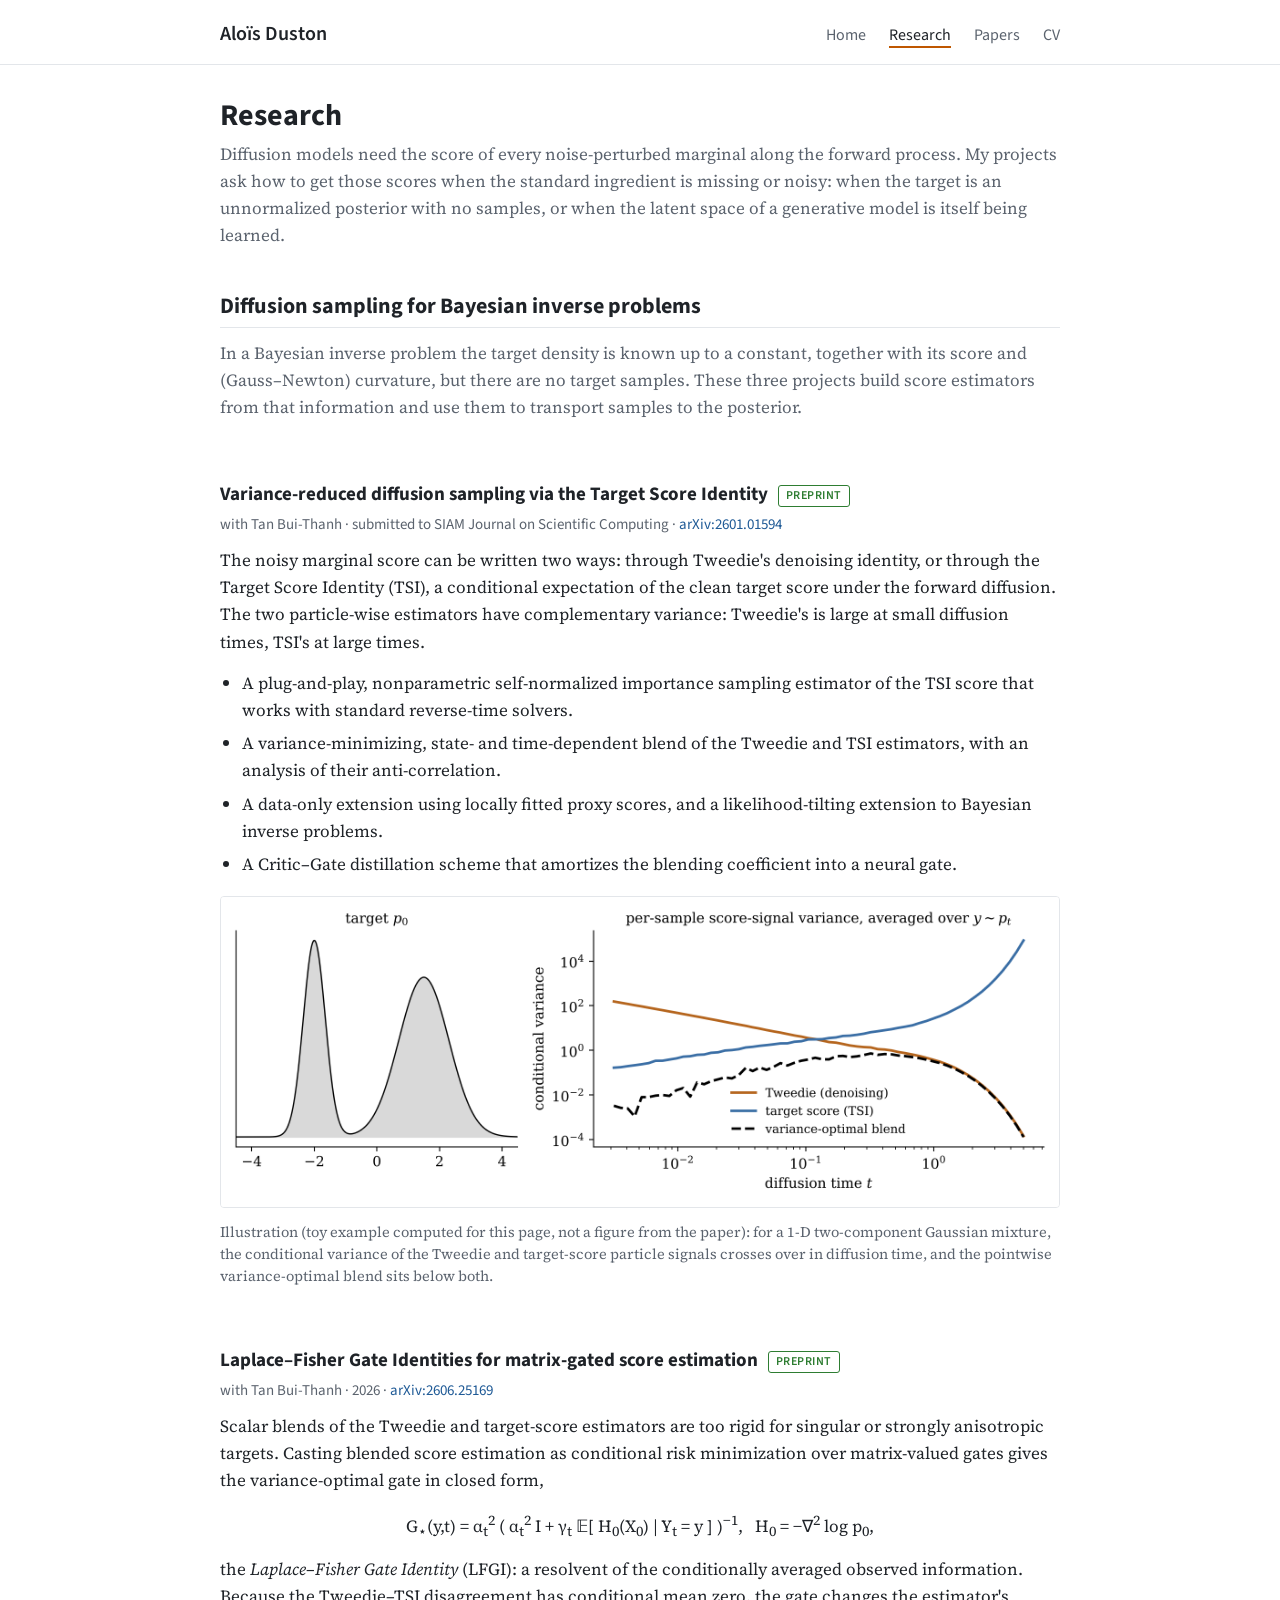
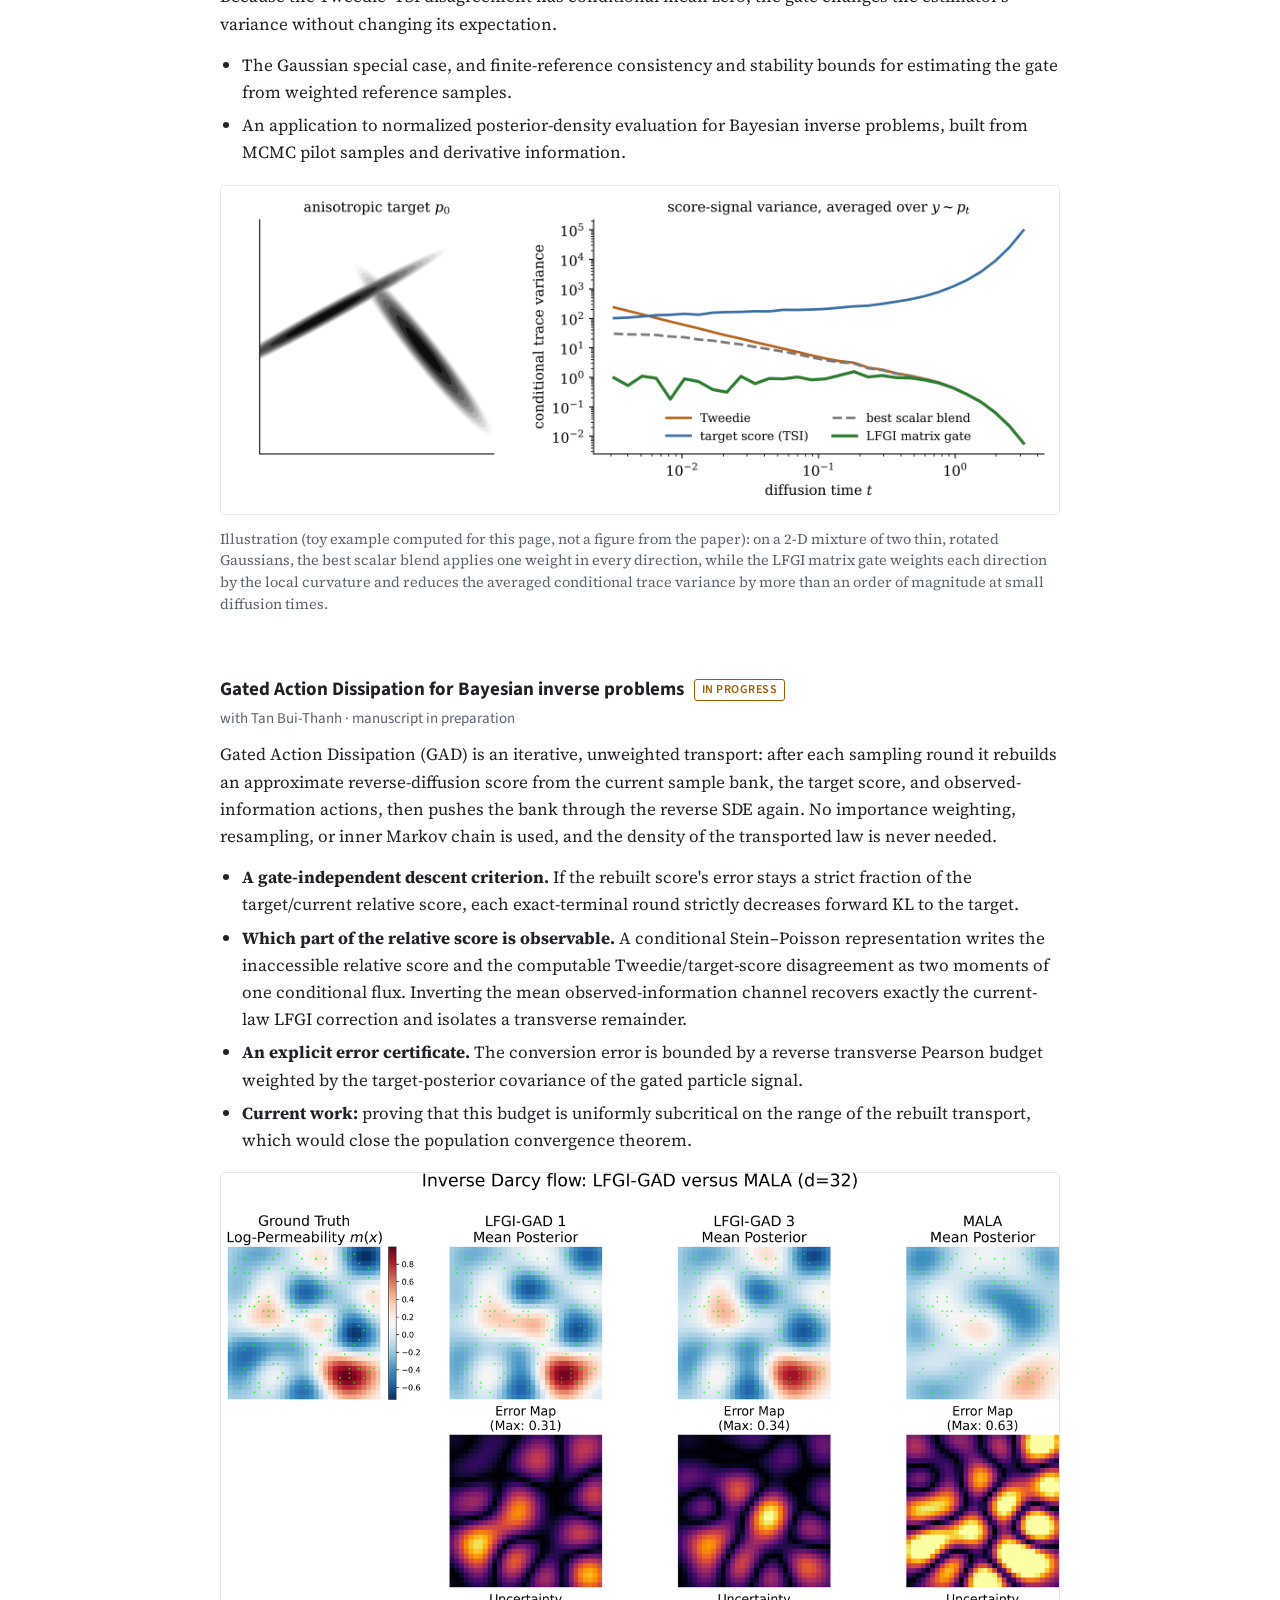
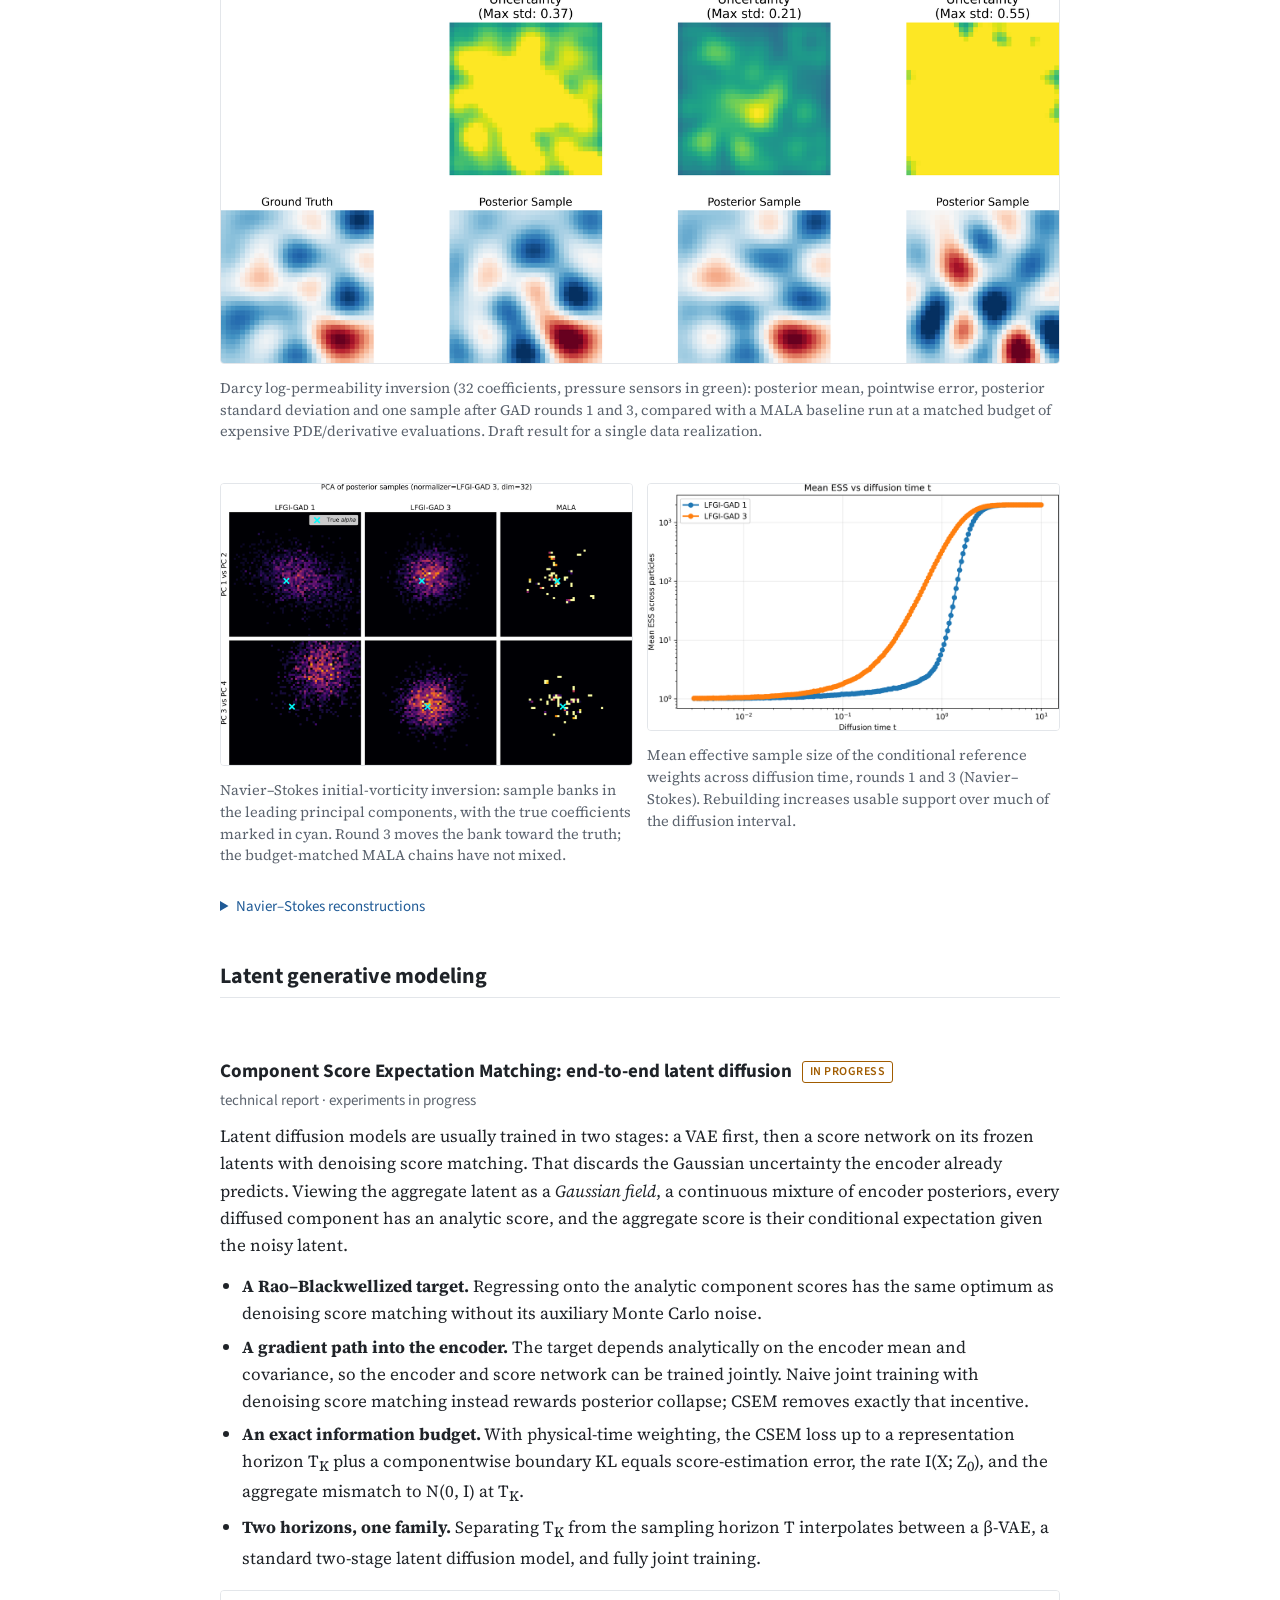
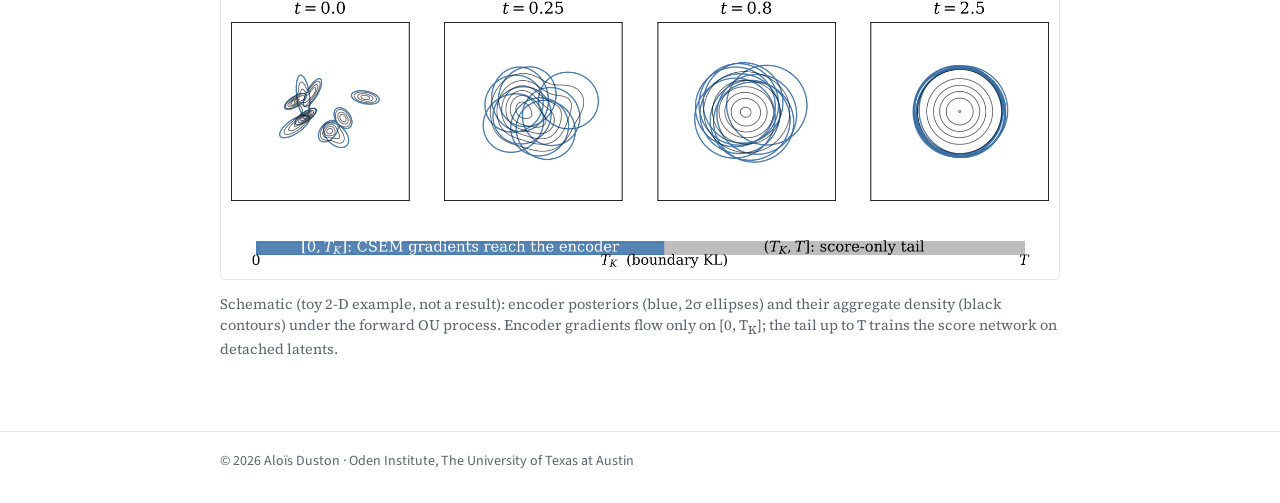
<file: alduston.github.io/research.html>
<!doctype html>
<html lang="en">
<head>
  <meta charset="utf-8">
  <meta name="viewport" content="width=device-width, initial-scale=1">
  <title>Research · Aloïs Duston</title>
  <meta name="description" content="Research projects of Aloïs Duston: diffusion-based sampling for Bayesian inverse problems and end-to-end latent diffusion.">
  <link rel="preconnect" href="https://fonts.googleapis.com">
  <link rel="preconnect" href="https://fonts.gstatic.com" crossorigin>
  <link href="https://fonts.googleapis.com/css2?family=Source+Sans+3:wght@400;600&family=Source+Serif+4:ital,wght@0,400;0,600;1,400&display=swap" rel="stylesheet">
  <link rel="stylesheet" href="assets/style.css">
</head>
<body>
<header class="site">
  <div class="wrap">
    <a class="name" href="index.html">Aloïs Duston</a>
    <nav>
      <a href="index.html">Home</a>
      <a href="research.html" class="active">Research</a>
      <a href="papers.html">Papers</a>
      <a href="cv.html">CV</a>
    </nav>
  </div>
</header>

<main class="wrap">
  <h1>Research</h1>
  <p class="theme-intro">
    Diffusion models need the score of every noise-perturbed marginal along the forward process.
    My projects ask how to get those scores when the standard ingredient is missing or noisy:
    when the target is an unnormalized posterior with no samples, or when the latent space of a
    generative model is itself being learned.
  </p>

  <!-- =========================================================== -->
  <h2>Diffusion sampling for Bayesian inverse problems</h2>
  <p class="theme-intro">
    In a Bayesian inverse problem the target density is known up to a constant, together with its
    score and (Gauss–Newton) curvature, but there are no target samples. These three projects build
    score estimators from that information and use them to transport samples to the posterior.
  </p>

  <section class="project" id="tsi">
    <h3>Variance-reduced diffusion sampling via the Target Score Identity <span class="tag preprint">Preprint</span></h3>
    <div class="meta">with Tan Bui-Thanh · submitted to SIAM Journal on Scientific Computing ·
      <a href="https://arxiv.org/abs/2601.01594">arXiv:2601.01594</a></div>
    <p>
      The noisy marginal score can be written two ways: through Tweedie's denoising identity, or
      through the Target Score Identity (TSI), a conditional expectation of the clean target score
      under the forward diffusion. The two particle-wise estimators have complementary variance:
      Tweedie's is large at small diffusion times, TSI's at large times.
    </p>
    <ul>
      <li>A plug-and-play, nonparametric self-normalized importance sampling estimator of the TSI score that works with standard reverse-time solvers.</li>
      <li>A variance-minimizing, state- and time-dependent blend of the Tweedie and TSI estimators, with an analysis of their anti-correlation.</li>
      <li>A data-only extension using locally fitted proxy scores, and a likelihood-tilting extension to Bayesian inverse problems.</li>
      <li>A Critic–Gate distillation scheme that amortizes the blending coefficient into a neural gate.</li>
    </ul>
    <figure>
      <img src="assets/img/tsi_blend.png" alt="Conditional variance of Tweedie, TSI and blended score signals across diffusion time">
      <figcaption>Illustration (toy example computed for this page, not a figure from the paper): for a 1-D
        two-component Gaussian mixture, the conditional variance of the Tweedie and target-score
        particle signals crosses over in diffusion time, and the pointwise variance-optimal blend
        sits below both.</figcaption>
    </figure>
  </section>

  <section class="project" id="lfgi">
    <h3>Laplace–Fisher Gate Identities for matrix-gated score estimation <span class="tag preprint">Preprint</span></h3>
    <div class="meta">with Tan Bui-Thanh · 2026 ·
      <a href="https://arxiv.org/abs/2606.25169">arXiv:2606.25169</a></div>
    <p>
      Scalar blends of the Tweedie and target-score estimators are too rigid for singular or strongly
      anisotropic targets. Casting blended score estimation as conditional risk minimization over
      matrix-valued gates gives the variance-optimal gate in closed form,
    </p>
    <p style="text-align:center">
      G<sub>⋆</sub>(y,t) = α<sub>t</sub><sup>2</sup> ( α<sub>t</sub><sup>2</sup> I + γ<sub>t</sub> 𝔼[ H<sub>0</sub>(X<sub>0</sub>) | Y<sub>t</sub> = y ] )<sup>−1</sup>,
      &nbsp; H<sub>0</sub> = −∇<sup>2</sup> log p<sub>0</sub>,
    </p>
    <p>
      the <em>Laplace–Fisher Gate Identity</em> (LFGI): a resolvent of the conditionally averaged
      observed information. Because the Tweedie–TSI disagreement has conditional mean zero, the gate
      changes the estimator's variance without changing its expectation.
    </p>
    <ul>
      <li>The Gaussian special case, and finite-reference consistency and stability bounds for estimating the gate from weighted reference samples.</li>
      <li>An application to normalized posterior-density evaluation for Bayesian inverse problems, built from MCMC pilot samples and derivative information.</li>
    </ul>
    <figure>
      <img src="assets/img/lfgi_gate.png" alt="Conditional trace variance of scalar and matrix-gated score estimators">
      <figcaption>Illustration (toy example computed for this page, not a figure from the paper): on a
        2-D mixture of two thin, rotated Gaussians, the best scalar blend applies one weight in
        every direction, while the LFGI matrix gate weights each direction by the local curvature
        and reduces the averaged conditional trace variance by more than an order of magnitude at
        small diffusion times.</figcaption>
    </figure>
  </section>

  <section class="project" id="gad">
    <h3>Gated Action Dissipation for Bayesian inverse problems <span class="tag wip">In progress</span></h3>
    <div class="meta">with Tan Bui-Thanh · manuscript in preparation</div>
    <p>
      Gated Action Dissipation (GAD) is an iterative, unweighted transport: after each sampling
      round it rebuilds an approximate reverse-diffusion score from the current sample bank, the
      target score, and observed-information actions, then pushes the bank through the reverse
      SDE again. No importance weighting, resampling, or inner Markov chain is used, and the density
      of the transported law is never needed.
    </p>
    <ul>
      <li><b>A gate-independent descent criterion.</b> If the rebuilt score's error stays a strict fraction of the target/current relative score, each exact-terminal round strictly decreases forward KL to the target.</li>
      <li><b>Which part of the relative score is observable.</b> A conditional Stein–Poisson representation writes the inaccessible relative score and the computable Tweedie/target-score disagreement as two moments of one conditional flux. Inverting the mean observed-information channel recovers exactly the current-law LFGI correction and isolates a transverse remainder.</li>
      <li><b>An explicit error certificate.</b> The conversion error is bounded by a reverse transverse Pearson budget weighted by the target-posterior covariance of the gated particle signal.</li>
      <li><b>Current work:</b> proving that this budget is uniformly subcritical on the range of the rebuilt transport, which would close the population convergence theorem.</li>
    </ul>
    <figure>
      <img src="assets/img/gad_darcy.png" alt="Darcy log-permeability: ground truth, posterior means, errors, standard deviations and samples">
      <figcaption>Darcy log-permeability inversion (32 coefficients, pressure sensors in green):
        posterior mean, pointwise error, posterior standard deviation and one sample after GAD
        rounds 1 and 3, compared with a MALA baseline run at a matched budget of expensive
        PDE/derivative evaluations. Draft result for a single data realization.</figcaption>
    </figure>
    <div class="fig-row">
      <figure>
        <img src="assets/img/gad_ns_pca.png" alt="Navier–Stokes posterior samples in principal-component coordinates">
        <figcaption>Navier–Stokes initial-vorticity inversion: sample banks in the leading principal
          components, with the true coefficients marked in cyan. Round 3 moves the bank toward the
          truth; the budget-matched MALA chains have not mixed.</figcaption>
      </figure>
      <figure>
        <img src="assets/img/gad_ess.png" alt="Mean conditional reference ESS across diffusion time">
        <figcaption>Mean effective sample size of the conditional reference weights across
          diffusion time, rounds 1 and 3 (Navier–Stokes). Rebuilding increases usable support over
          much of the diffusion interval.</figcaption>
      </figure>
    </div>
    <details>
      <summary>Navier–Stokes reconstructions</summary>
      <figure>
        <img src="assets/img/gad_navier_stokes.png" alt="Navier–Stokes initial vorticity: ground truth, posterior means, errors and samples">
        <figcaption>Initial-vorticity reconstruction: ground truth, posterior means, pointwise
          errors, posterior standard deviations and representative samples for GAD rounds 1 and 3
          and the budget-matched MALA baseline. Draft result for a single data realization.</figcaption>
      </figure>
    </details>
  </section>

  <!-- =========================================================== -->
  <h2>Latent generative modeling</h2>

  <section class="project" id="csem">
    <h3>Component Score Expectation Matching: end-to-end latent diffusion <span class="tag wip">In progress</span></h3>
    <div class="meta">technical report · experiments in progress</div>
    <p>
      Latent diffusion models are usually trained in two stages: a VAE first, then a score network
      on its frozen latents with denoising score matching. That discards the Gaussian uncertainty
      the encoder already predicts. Viewing the aggregate latent as a <em>Gaussian field</em>, a
      continuous mixture of encoder posteriors, every diffused component has an analytic score, and
      the aggregate score is their conditional expectation given the noisy latent.
    </p>
    <ul>
      <li><b>A Rao–Blackwellized target.</b> Regressing onto the analytic component scores has the same optimum as denoising score matching without its auxiliary Monte Carlo noise.</li>
      <li><b>A gradient path into the encoder.</b> The target depends analytically on the encoder mean and covariance, so the encoder and score network can be trained jointly. Naive joint training with denoising score matching instead rewards posterior collapse; CSEM removes exactly that incentive.</li>
      <li><b>An exact information budget.</b> With physical-time weighting, the CSEM loss up to a representation horizon T<sub>K</sub> plus a componentwise boundary KL equals score-estimation error, the rate I(X; Z<sub>0</sub>), and the aggregate mismatch to N(0, I) at T<sub>K</sub>.</li>
      <li><b>Two horizons, one family.</b> Separating T<sub>K</sub> from the sampling horizon T interpolates between a β-VAE, a standard two-stage latent diffusion model, and fully joint training.</li>
    </ul>
    <figure>
      <img src="assets/img/csem_field.png" alt="Schematic of encoder posteriors diffusing under the OU process, with the two training horizons">
      <figcaption>Schematic (toy 2-D example, not a result): encoder posteriors (blue, 2σ ellipses)
        and their aggregate density (black contours) under the forward OU process. Encoder
        gradients flow only on [0, T<sub>K</sub>]; the tail up to T trains the score network on
        detached latents.</figcaption>
    </figure>
  </section>
</main>

<footer>
  <div class="wrap">© 2026 Aloïs Duston · Oden Institute, The University of Texas at Austin</div>
</footer>
</body>
</html>
</file>
<file: assets/style.css>
:root {
  --text: #1f2328;
  --muted: #5b636e;
  --rule: #e3e6ea;
  --link: #1f5a96;
  --accent: #bf5700;          /* UT burnt orange, used sparingly */
  --bg: #ffffff;
  --card: #f7f8fa;
  --ok: #2e7d32;
  --wip: #a15c00;
  --sans: "Source Sans 3", "Helvetica Neue", Arial, sans-serif;
}

* { box-sizing: border-box; }

html { -webkit-text-size-adjust: 100%; }

body {
  margin: 0;
  background: var(--bg);
  color: var(--text);
  font: 17px/1.6 "Source Serif 4", Georgia, "Times New Roman", serif;
}

a { color: var(--link); text-decoration: none; }
a:hover { text-decoration: underline; }

.wrap { max-width: 880px; margin: 0 auto; padding: 0 20px; }

/* ---------- header / nav ---------- */
header.site {
  border-bottom: 1px solid var(--rule);
  font-family: var(--sans);
}
header.site .wrap {
  display: flex; flex-wrap: wrap; align-items: baseline; justify-content: space-between;
  gap: 8px 24px; padding-top: 18px; padding-bottom: 14px;
}
header.site .name { font-size: 20px; font-weight: 600; color: var(--text); }
header.site nav a { margin-left: 20px; color: var(--muted); font-size: 16px; }
header.site nav a:first-child { margin-left: 0; }
header.site nav a.active { color: var(--text); border-bottom: 2px solid var(--accent); }
header.site nav a:hover { color: var(--text); text-decoration: none; }

main.wrap { padding-top: 32px; padding-bottom: 48px; }

h1, h2, h3, h4 { font-family: var(--sans); line-height: 1.25; }
h1 { font-size: 30px; margin: 0 0 6px; }
h2 { font-size: 22px; margin: 44px 0 12px; padding-bottom: 6px; border-bottom: 1px solid var(--rule); }
h3 { font-size: 19px; margin: 28px 0 6px; }
h4 { font-size: 16.5px; margin: 22px 0 6px; }
p { margin: 0 0 14px; }

/* ---------- home intro ---------- */
.intro { display: flex; gap: 32px; align-items: flex-start; }
.intro img.portrait {
  width: 180px; height: 180px; object-fit: cover; border-radius: 6px; flex: none;
  border: 1px solid var(--rule);
}
.intro .role { color: var(--muted); margin-bottom: 14px; font-family: var(--sans); }
.links { font-family: var(--sans); font-size: 16px; margin-top: 10px; }
.links a { margin-right: 14px; white-space: nowrap; }
.seeking {
  font-size: 16px; border-left: 3px solid var(--accent); padding: 4px 0 4px 12px; margin: 4px 0 14px;
}

/* ---------- featured project (home) ---------- */
.feature {
  border: 1px solid var(--rule); border-radius: 8px; padding: 18px 20px 16px; background: #fff;
}
.feature > a img { display: block; width: 100%; height: auto; }
.feature h3 { margin: 14px 0 8px; }
.feature p { margin-bottom: 12px; }
.feature .more { font-family: var(--sans); font-size: 15.5px; }

/* stat tiles: label, value, context */
.stats { display: grid; grid-template-columns: repeat(3, 1fr); gap: 12px; margin: 4px 0 14px; }
.stats.single { grid-template-columns: 1fr; }
.stats.two { grid-template-columns: repeat(2, minmax(0, 1fr)); }
.stat { background: var(--card); border: 1px solid var(--rule); border-radius: 6px; padding: 10px 12px; }
.stat .label { font: 14px/1.3 var(--sans); color: var(--muted); }
.stat .value { font: 600 22px/1.25 var(--sans); color: var(--text); margin: 3px 0 2px; }
.stat .value .from { font-weight: 400; color: var(--muted); }
.stat .ctx { font: 13.5px/1.35 var(--sans); color: var(--muted); }

/* ---------- project cards (home) ---------- */
.cards { display: grid; grid-template-columns: repeat(2, 1fr); gap: 16px; }
.cards.three { grid-template-columns: repeat(3, 1fr); }
.card {
  background: var(--card); border: 1px solid var(--rule); border-radius: 6px;
  padding: 14px 16px; display: flex; flex-direction: column;
}
.card img { width: 100%; height: 150px; object-fit: contain; background: #fff; border-radius: 4px; margin-bottom: 10px; }
.cards.three .card img { height: 120px; }
.card h3 { margin: 0 0 6px; font-size: 17px; }
.card p { font-size: 15.5px; color: var(--muted); margin: 0 0 8px; }
.card .more { margin-top: auto; font-family: var(--sans); font-size: 15px; }

/* ---------- status tags ---------- */
.tag {
  display: inline-block; font: 600 12px/1 var(--sans);
  letter-spacing: .04em; text-transform: uppercase; padding: 4px 7px; border-radius: 3px;
  vertical-align: middle; margin-left: 6px; white-space: nowrap;
}
.tag.preprint { color: var(--ok); border: 1px solid var(--ok); }
.tag.wip { color: var(--wip); border: 1px solid var(--wip); }

/* ---------- research page ---------- */
.theme-intro { color: var(--muted); }
.jump { font-family: var(--sans); font-size: 15.5px; color: var(--muted); margin: 0 0 6px; }
.jump a { margin-right: 4px; }
.project { margin-top: 30px; padding-top: 4px; }
h2 + .project, .theme-intro + .project { margin-top: 0; }
.project > h3:first-child { margin-top: 20px; }
.project .meta { font-family: var(--sans); font-size: 15px; color: var(--muted); margin-bottom: 10px; }
.project ul { margin: 0 0 14px; padding-left: 22px; }
.project li { margin-bottom: 6px; }
.project ul.compact li { margin-bottom: 3px; }
figure { margin: 18px 0 22px; }
figure img { width: 100%; height: auto; border: 1px solid var(--rule); border-radius: 4px; }
figure.diagram img { border: none; }
figcaption { font-size: 14.5px; color: var(--muted); margin-top: 6px; line-height: 1.5; }
figure.narrow { max-width: 640px; margin-left: auto; margin-right: auto; }
.fig-row { display: grid; grid-template-columns: 1fr 1fr; gap: 14px; }
.results-row { display: grid; grid-template-columns: 1.15fr 1fr; gap: 20px; align-items: start; margin: 12px 0 8px; }
.results-row figure { margin: 0; }
.note {
  border-left: 3px solid var(--wip); background: #fbf7f1; padding: 8px 12px;
  font-size: 15px; color: var(--muted); margin: 12px 0 16px;
}
.note.neutral { border-left-color: #b7bec7; background: var(--card); }
.note b { color: var(--text); }

/* results table */
.table-wrap { overflow-x: auto; }
table.results { border-collapse: collapse; width: 100%; font: 15px/1.35 var(--sans); }
table.results caption { caption-side: bottom; text-align: left; font-size: 14px; color: var(--muted); padding-top: 8px; line-height: 1.45; }
table.results th, table.results td { padding: 6px 8px; border-bottom: 1px solid var(--rule); text-align: left; vertical-align: top; }
table.results thead th { border-bottom: 1.5px solid var(--text); font-weight: 600; }
table.results td.num, table.results th.num { text-align: right; font-variant-numeric: tabular-nums; white-space: nowrap; }
table.results tr.best td { font-weight: 600; }
table.results tr.floor td { color: var(--muted); border-bottom: none; }

/* ---------- papers page ---------- */
.pub { display: flex; gap: 18px; margin: 0 0 26px; }
.pub img { width: 170px; height: 105px; object-fit: contain; flex: none; border: 1px solid var(--rule); border-radius: 4px; background: #fff; }
.pub .title { font-weight: 600; }
.pub .authors, .pub .venue { font-size: 15.5px; color: var(--muted); }
.pub .authors b { color: var(--text); font-weight: 600; }
.pub .plinks { font-family: var(--sans); font-size: 15px; margin-top: 4px; }
.pub .plinks a { margin-right: 12px; }

/* ---------- cv ---------- */
.cv-item { display: flex; justify-content: space-between; gap: 16px; margin-bottom: 10px; }
.cv-item .when { color: var(--muted); white-space: nowrap; font-family: var(--sans); font-size: 15px; }
.cv-head { display: flex; flex-wrap: wrap; align-items: baseline; justify-content: space-between; gap: 8px 16px; }
.cv-download {
  font: 600 15px/1 var(--sans); padding: 9px 14px; border-radius: 4px;
  border: 1px solid var(--link); color: var(--link); white-space: nowrap;
}
.cv-download:hover { background: var(--link); color: #fff; text-decoration: none; }
.cv-summary { margin-top: 10px; }
.cv-sub { color: var(--muted); font-size: 15.5px; }
.cv-item.cv-project { margin: 12px 0 2px 0; }
.cv-item.cv-project a { font-weight: 600; }
ul.cv-list { margin: 0 0 14px; padding-left: 22px; font-size: 16px; }
ul.cv-list li { margin-bottom: 4px; }
.cv-pubs li, .cv-skills li { margin-bottom: 12px; }
.cv-pubs u { text-decoration: none; font-weight: 600; }
ul.plain { list-style: none; padding: 0; margin: 0; }
ul.plain li { margin-bottom: 8px; }
.news .date { display: inline-block; min-width: 82px; color: var(--muted); font-family: var(--sans); font-size: 15px; }

footer {
  border-top: 1px solid var(--rule); color: var(--muted); font-size: 14px; padding: 18px 0 30px;
  font-family: var(--sans);
}

/* ---------- details / bibtex ---------- */
details { margin: 6px 0 14px; }
details summary { cursor: pointer; color: var(--link); font-family: var(--sans); font-size: 15px; }
pre {
  background: var(--card); border: 1px solid var(--rule); border-radius: 4px; padding: 10px 12px;
  font: 13px/1.45 ui-monospace, SFMono-Regular, Menlo, Consolas, monospace; overflow-x: auto; margin: 8px 0 0;
}

.mobile-hint { display: none; }

/* ---------- narrow screens ---------- */
@media (max-width: 760px) {
  .cards.three { grid-template-columns: 1fr 1fr; }
  .results-row { grid-template-columns: 1fr; }
}
@media (max-width: 680px) {
  body { font-size: 16px; }
  table.results td.num, table.results th.num { white-space: normal; }
  .wrap { padding: 0 16px; }
  .intro { flex-direction: column; gap: 18px; }
  .intro img.portrait { width: 140px; height: 140px; }
  .cards, .cards.three, .fig-row, .stats, .stats.two { grid-template-columns: 1fr; }
  .feature { padding: 14px 14px 12px; }
  .pub { flex-direction: column; gap: 8px; }
  .pub img { width: 100%; height: 140px; }
  header.site nav a { margin-left: 14px; }
  .cv-item { flex-direction: column; gap: 0; }
  .mobile-hint { display: inline; }
}
</file>
<file: alduston.github.io/assets/style.css>
:root {
  --text: #1f2328;
  --muted: #5b636e;
  --rule: #e3e6ea;
  --link: #1f5a96;
  --accent: #bf5700;          /* UT burnt orange, used sparingly */
  --bg: #ffffff;
  --card: #f7f8fa;
  --ok: #2e7d32;
  --wip: #a15c00;
}

* { box-sizing: border-box; }

html { -webkit-text-size-adjust: 100%; }

body {
  margin: 0;
  background: var(--bg);
  color: var(--text);
  font: 17px/1.6 "Source Serif 4", Georgia, "Times New Roman", serif;
}

a { color: var(--link); text-decoration: none; }
a:hover { text-decoration: underline; }

.wrap { max-width: 880px; margin: 0 auto; padding: 0 20px; }

/* ---------- header / nav ---------- */
header.site {
  border-bottom: 1px solid var(--rule);
  font-family: "Source Sans 3", "Helvetica Neue", Arial, sans-serif;
}
header.site .wrap {
  display: flex; flex-wrap: wrap; align-items: baseline; justify-content: space-between;
  gap: 8px 24px; padding-top: 18px; padding-bottom: 14px;
}
header.site .name { font-size: 20px; font-weight: 600; color: var(--text); }
header.site nav a { margin-left: 20px; color: var(--muted); font-size: 16px; }
header.site nav a:first-child { margin-left: 0; }
header.site nav a.active { color: var(--text); border-bottom: 2px solid var(--accent); }
header.site nav a:hover { color: var(--text); text-decoration: none; }

main.wrap { padding-top: 32px; padding-bottom: 48px; }

h1, h2, h3 { font-family: "Source Sans 3", "Helvetica Neue", Arial, sans-serif; line-height: 1.25; }
h1 { font-size: 30px; margin: 0 0 6px; }
h2 { font-size: 22px; margin: 44px 0 12px; padding-bottom: 6px; border-bottom: 1px solid var(--rule); }
h3 { font-size: 19px; margin: 28px 0 6px; }
p { margin: 0 0 14px; }

/* ---------- home intro ---------- */
.intro { display: flex; gap: 32px; align-items: flex-start; }
.intro img.portrait {
  width: 180px; height: 180px; object-fit: cover; border-radius: 6px; flex: none;
  border: 1px solid var(--rule);
}
.intro .role { color: var(--muted); margin-bottom: 14px; font-family: "Source Sans 3", Arial, sans-serif; }
.links { font-family: "Source Sans 3", Arial, sans-serif; font-size: 16px; margin-top: 10px; }
.links a { margin-right: 14px; white-space: nowrap; }

/* ---------- project cards (home) ---------- */
.cards { display: grid; grid-template-columns: repeat(2, 1fr); gap: 16px; }
.card {
  background: var(--card); border: 1px solid var(--rule); border-radius: 6px;
  padding: 14px 16px; display: flex; flex-direction: column;
}
.card img { width: 100%; height: 150px; object-fit: contain; background: #fff; border-radius: 4px; margin-bottom: 10px; }
.card h3 { margin: 0 0 6px; font-size: 17px; }
.card p { font-size: 15.5px; color: var(--muted); margin: 0 0 8px; }
.card .more { margin-top: auto; font-family: "Source Sans 3", Arial, sans-serif; font-size: 15px; }

/* ---------- status tags ---------- */
.tag {
  display: inline-block; font: 600 12px/1 "Source Sans 3", Arial, sans-serif;
  letter-spacing: .04em; text-transform: uppercase; padding: 4px 7px; border-radius: 3px;
  vertical-align: middle; margin-left: 6px; white-space: nowrap;
}
.tag.preprint { color: var(--ok); border: 1px solid var(--ok); }
.tag.wip { color: var(--wip); border: 1px solid var(--wip); }

/* ---------- research page ---------- */
.theme-intro { color: var(--muted); }
.project { margin-top: 30px; padding-top: 4px; }
.project .meta { font-family: "Source Sans 3", Arial, sans-serif; font-size: 15px; color: var(--muted); margin-bottom: 10px; }
.project ul { margin: 0 0 14px; padding-left: 22px; }
.project li { margin-bottom: 6px; }
figure { margin: 18px 0 22px; }
figure img { width: 100%; height: auto; border: 1px solid var(--rule); border-radius: 4px; }
figcaption { font-size: 14.5px; color: var(--muted); margin-top: 6px; line-height: 1.5; }
.fig-row { display: grid; grid-template-columns: 1fr 1fr; gap: 14px; }
.note {
  border-left: 3px solid var(--wip); background: #fbf7f1; padding: 8px 12px;
  font-size: 15px; color: var(--muted); margin: 12px 0 16px;
}

/* ---------- papers page ---------- */
.pub { display: flex; gap: 18px; margin: 0 0 26px; }
.pub img { width: 170px; height: 105px; object-fit: contain; flex: none; border: 1px solid var(--rule); border-radius: 4px; background: #fff; }
.pub .title { font-weight: 600; }
.pub .authors, .pub .venue { font-size: 15.5px; color: var(--muted); }
.pub .authors b { color: var(--text); font-weight: 600; }
.pub .plinks { font-family: "Source Sans 3", Arial, sans-serif; font-size: 15px; margin-top: 4px; }
.pub .plinks a { margin-right: 12px; }

/* ---------- cv ---------- */
.cv-item { display: flex; justify-content: space-between; gap: 16px; margin-bottom: 10px; }
.cv-item .when { color: var(--muted); white-space: nowrap; font-family: "Source Sans 3", Arial, sans-serif; font-size: 15px; }
ul.plain { list-style: none; padding: 0; margin: 0; }
ul.plain li { margin-bottom: 8px; }
.news .date { display: inline-block; min-width: 82px; color: var(--muted); font-family: "Source Sans 3", Arial, sans-serif; font-size: 15px; }

footer {
  border-top: 1px solid var(--rule); color: var(--muted); font-size: 14px; padding: 18px 0 30px;
  font-family: "Source Sans 3", Arial, sans-serif;
}

/* ---------- narrow screens ---------- */
@media (max-width: 680px) {
  body { font-size: 16px; }
  .intro { flex-direction: column; gap: 18px; }
  .intro img.portrait { width: 140px; height: 140px; }
  .cards, .fig-row { grid-template-columns: 1fr; }
  .pub { flex-direction: column; gap: 8px; }
  .pub img { width: 100%; height: 140px; }
  header.site nav a { margin-left: 14px; }
  .cv-item { flex-direction: column; gap: 0; }
}

/* ---------- details / bibtex ---------- */
details { margin: 6px 0 14px; }
details summary { cursor: pointer; color: var(--link); font-family: "Source Sans 3", Arial, sans-serif; font-size: 15px; }
pre {
  background: var(--card); border: 1px solid var(--rule); border-radius: 4px; padding: 10px 12px;
  font: 13px/1.45 ui-monospace, SFMono-Regular, Menlo, Consolas, monospace; overflow-x: auto; margin: 8px 0 0;
}
</file>
